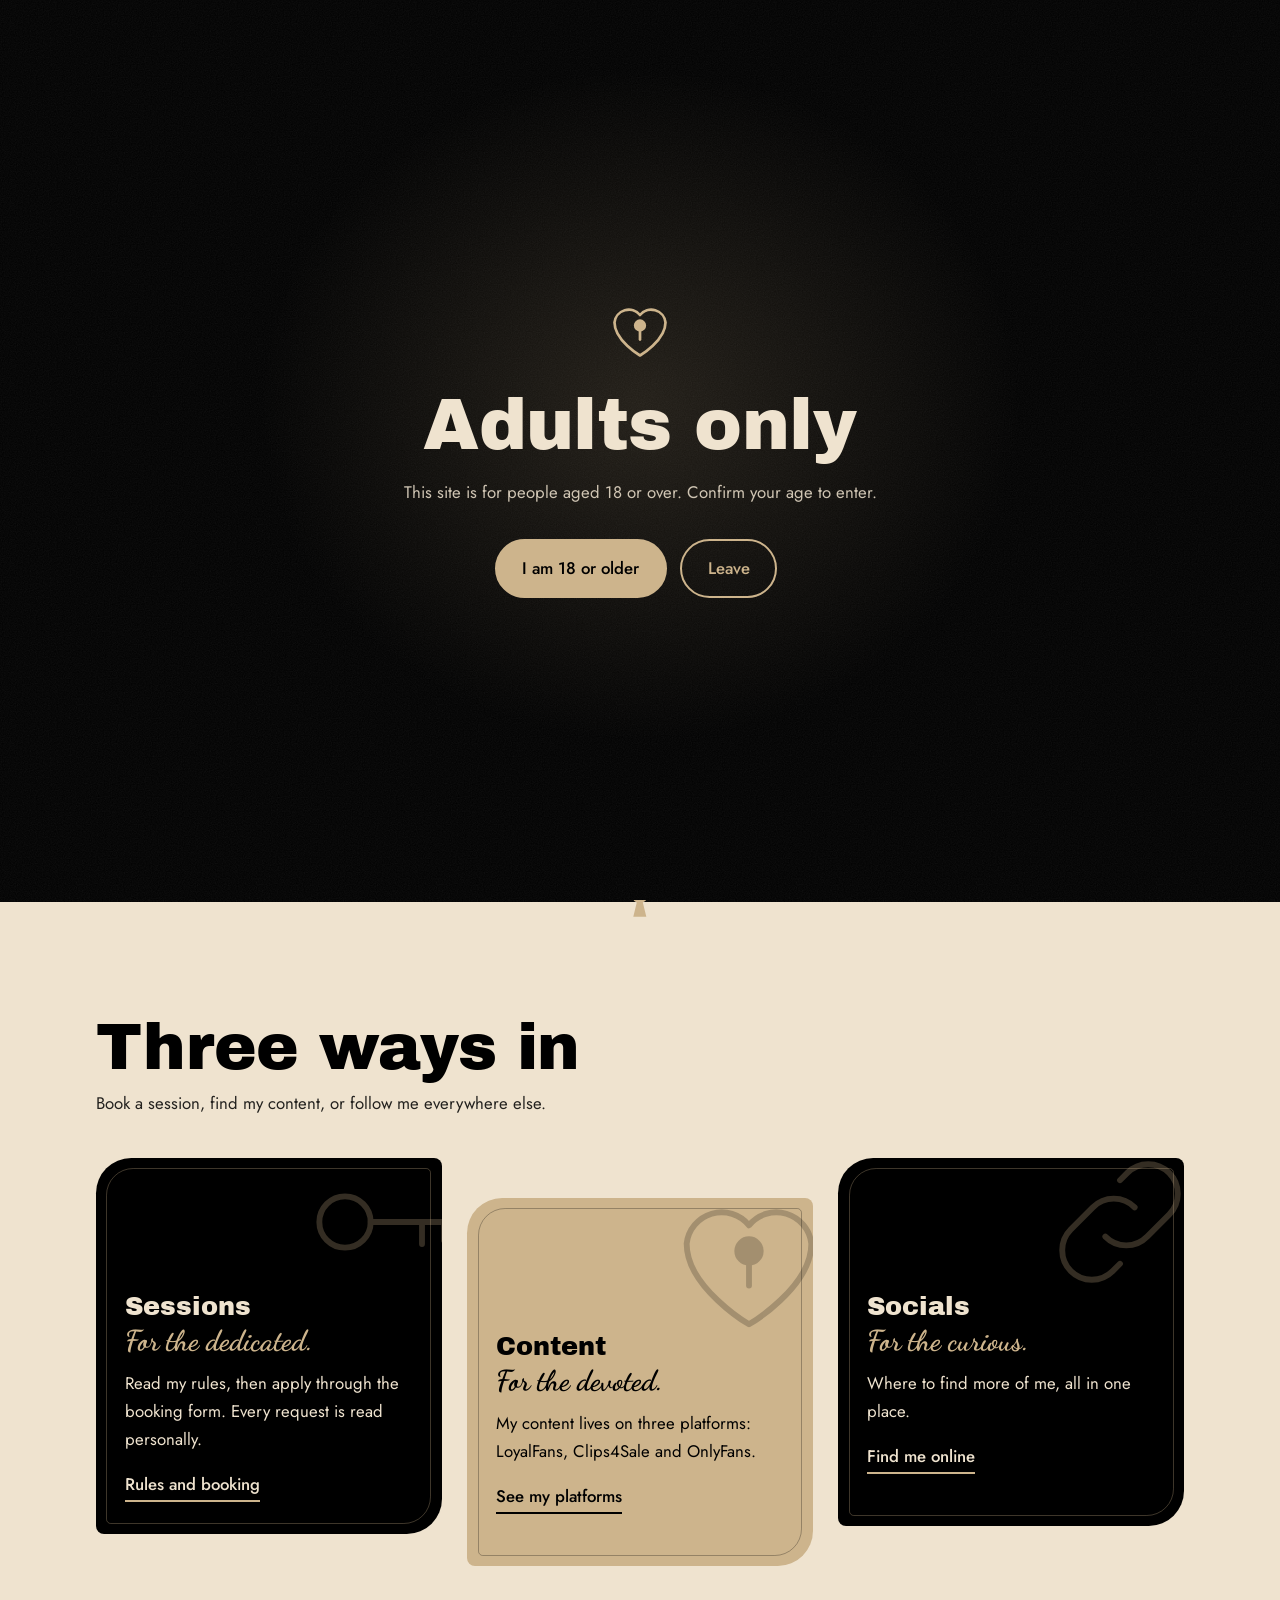
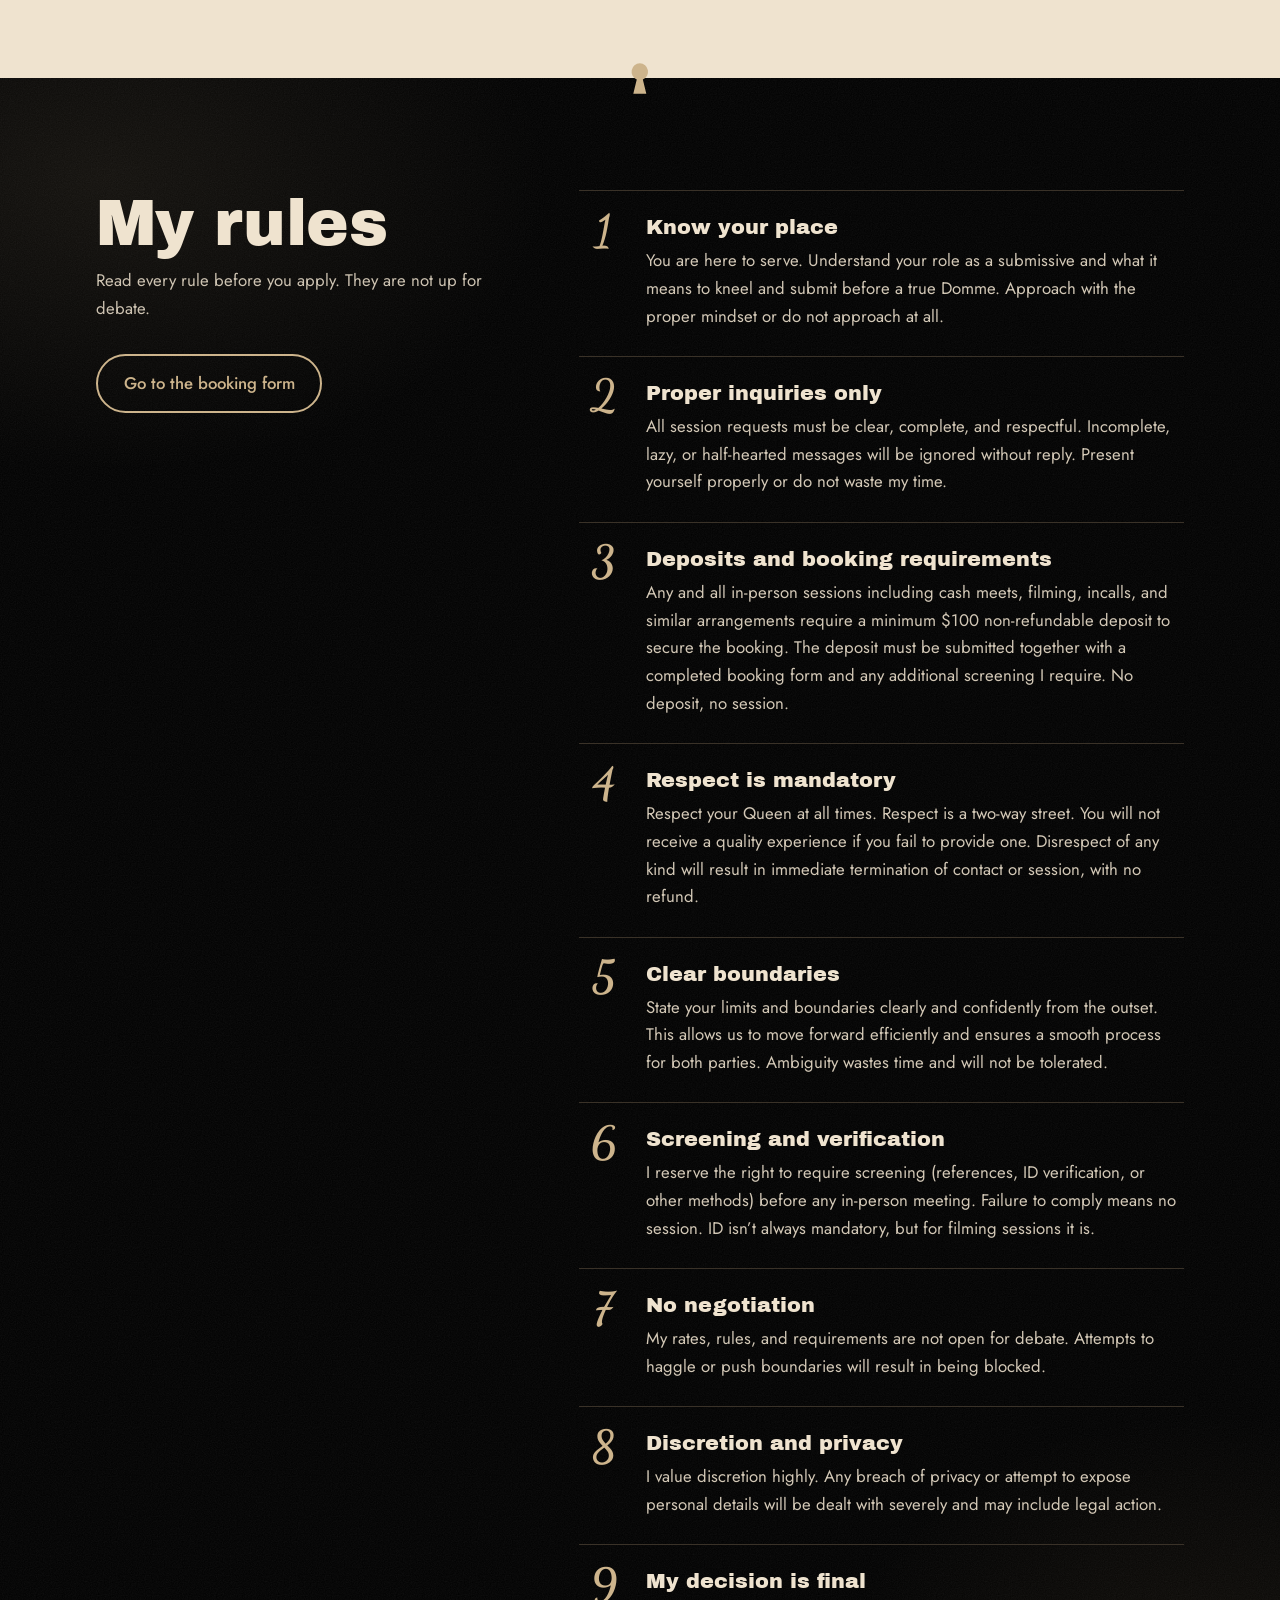
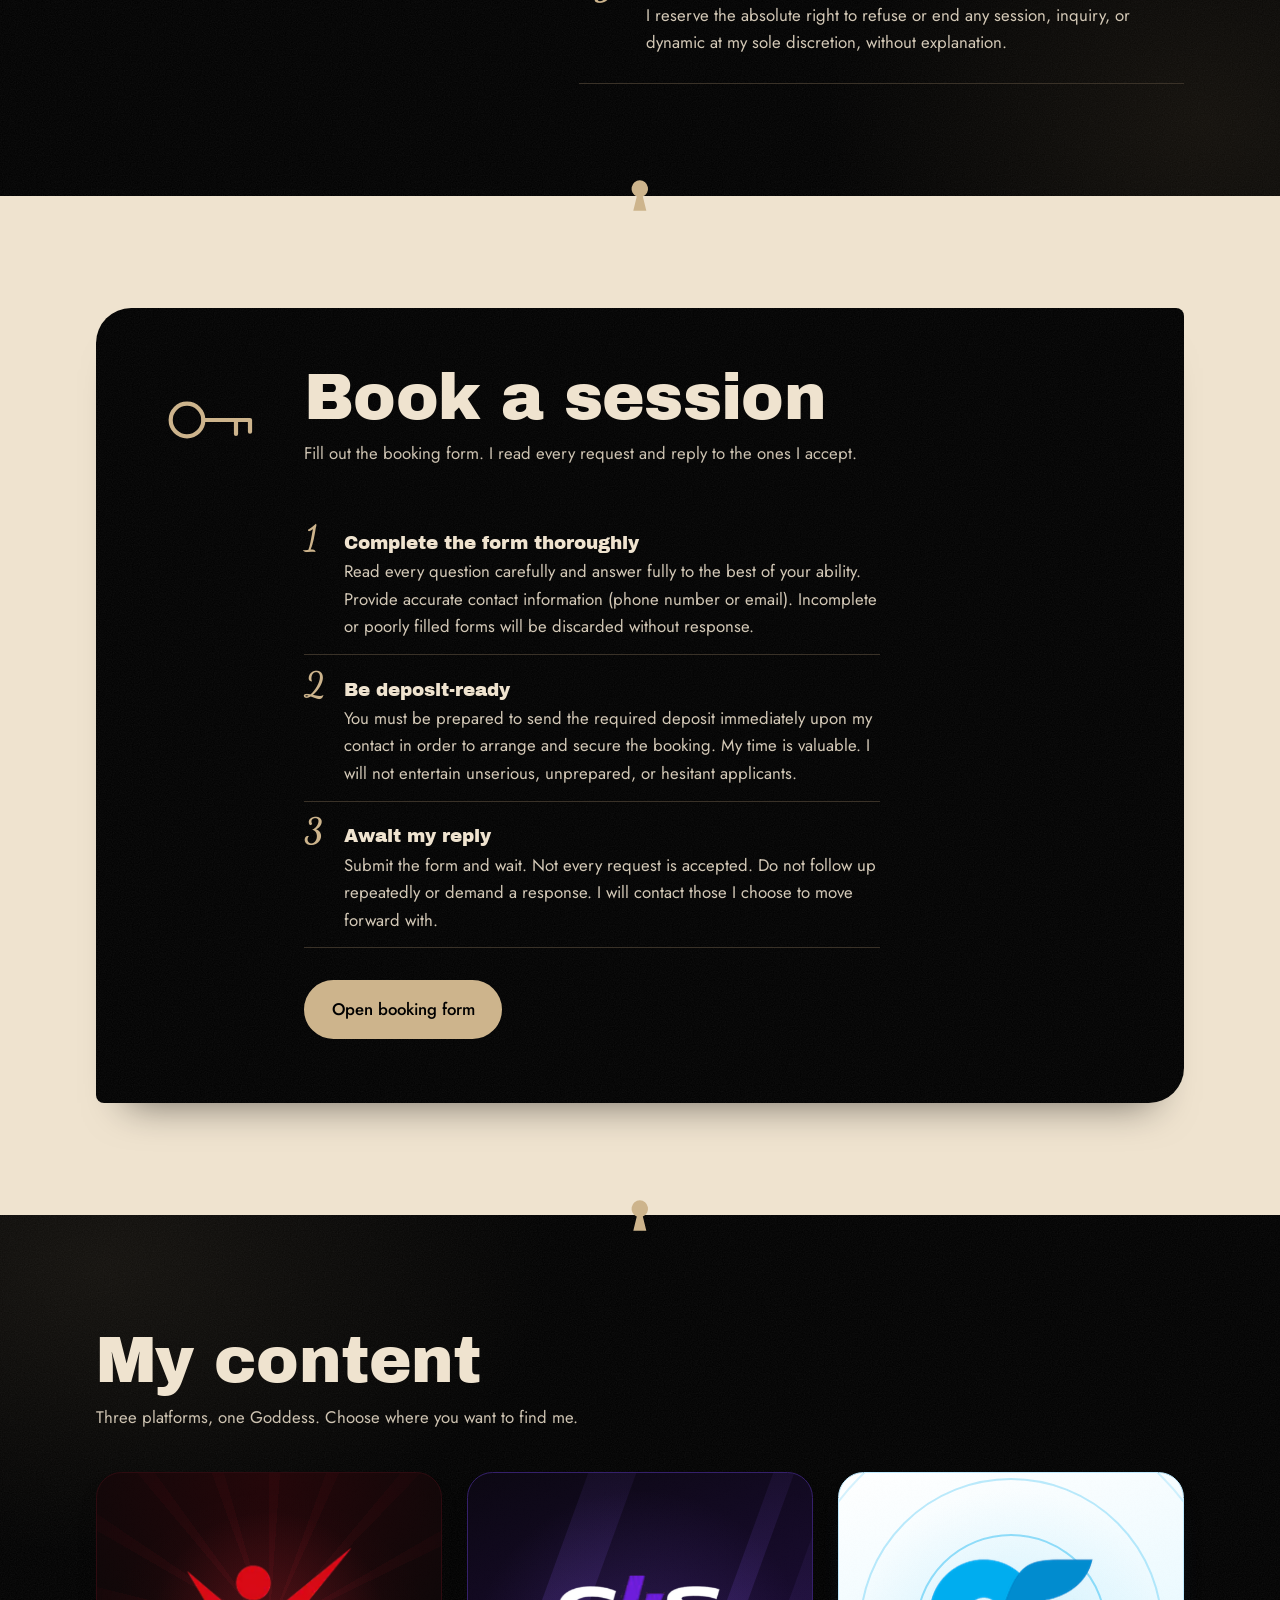
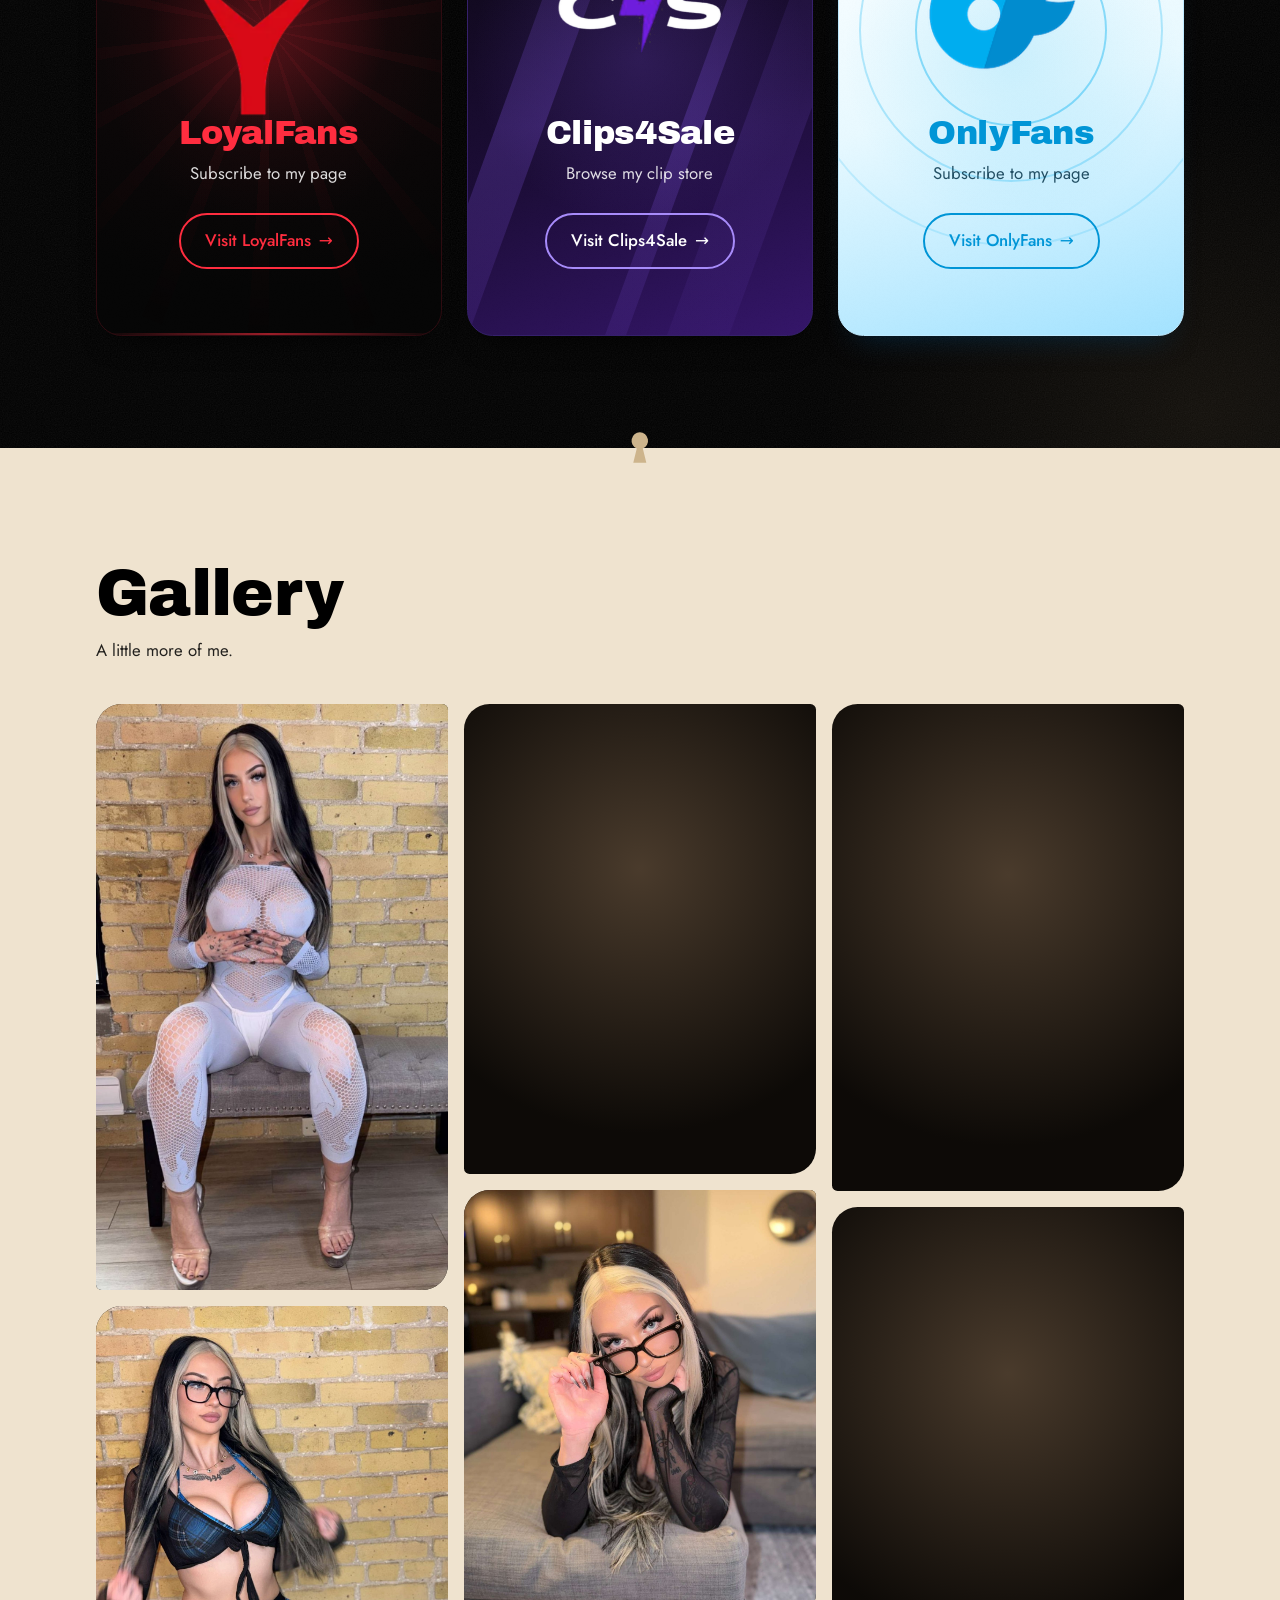
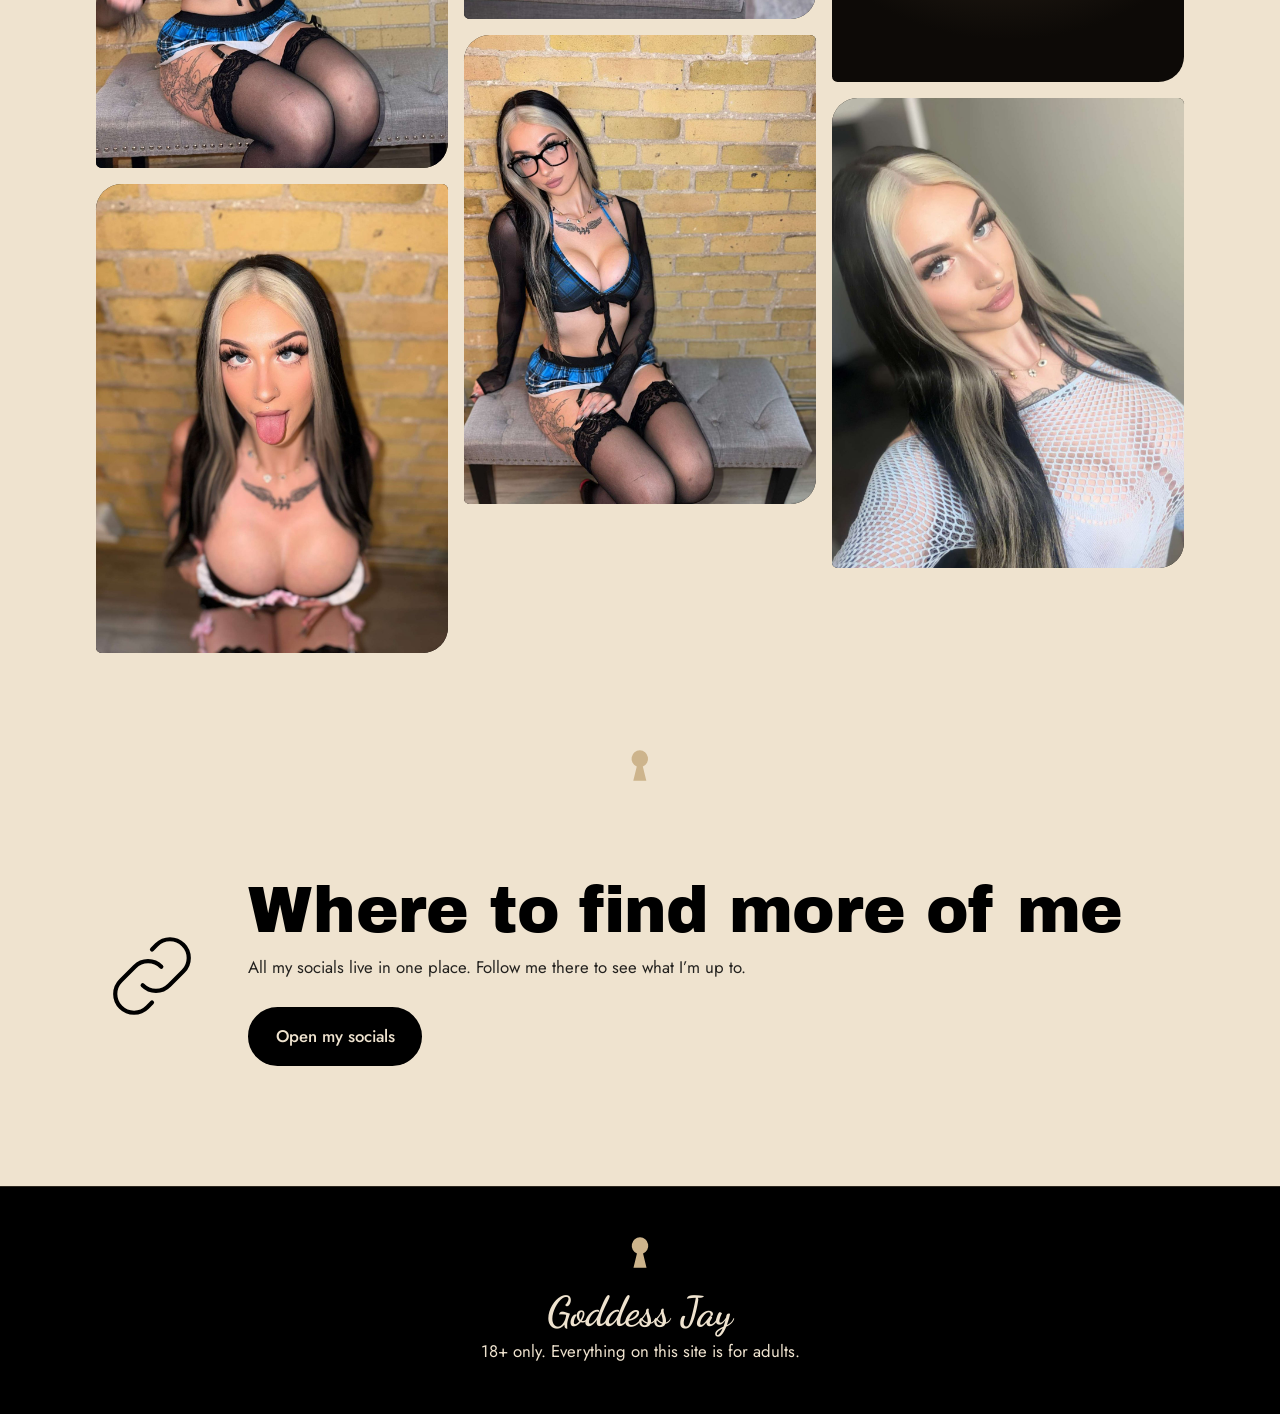
<file: index.html>
<!doctype html>
<html lang="en">
<head>
<meta charset="utf-8">
<meta name="viewport" content="width=device-width, initial-scale=1">
<title>Goddess Jay</title>
<meta name="description" content="Goddess Jay: 5'11&quot; of pure power. Canada’s supreme Dom for Femdom and Findom. Book a session and find all her platforms.">
<link rel="preconnect" href="https://fonts.googleapis.com">
<link rel="preconnect" href="https://fonts.gstatic.com" crossorigin>
<link href="https://fonts.googleapis.com/css2?family=Archivo+Black&family=Dancing+Script:wght@600;700&family=Jost:wght@400;500&display=swap" rel="stylesheet">
<link rel="preload" as="image" href="hero.jpg?v=20261031" fetchpriority="high">
<link rel="stylesheet" href="styles.css?v=20261031">
</head>
<body>

<!-- Icon sprite: reuse anywhere with <svg class="ico"><use href="#i-key"/></svg> -->
<svg width="0" height="0" style="position:absolute" aria-hidden="true">
  <symbol id="i-key" viewBox="0 0 24 24"><circle cx="7.5" cy="12" r="3.5"/><path d="M11 12h10M18 12v3M21 12v2.5"/></symbol>
  <symbol id="i-cash" viewBox="0 0 24 24"><rect x="2.5" y="6" width="19" height="11" rx="1.5"/><circle cx="12" cy="11.5" r="2.5"/><path d="M5.5 9v5M18.5 9v5M5 3.5h14M4.5 20h15"/></symbol>
  <symbol id="i-bag" viewBox="0 0 24 24"><path d="M9 3h6l-1.4 3h-3.2zM10.4 6C6 9 4 12.500 4 16a4.500 4.500 0 0 0 4.500 4.500h7A4.500 4.500 0 0 0 20 16c0-3.500-2-7-6.400-10"/><path d="M12 10v8M14 11.500h-3a1.500 1.500 0 0 0 0 3h2a1.500 1.500 0 0 1 0 3h-3"/></symbol>
  <symbol id="i-heartlock" viewBox="0 0 24 24"><path d="M12 20.500s-8.500-5-8.500-11A4.800 4.800 0 0 1 12 7a4.800 4.800 0 0 1 8.500 2.500c0 6-8.500 11-8.500 11z"/><circle cx="12" cy="10.500" r="1.600" fill="currentColor"/><path d="M12 12v3.200"/></symbol>
  <symbol id="i-link" viewBox="0 0 24 24"><path d="M10 14a4 4 0 0 0 5.7 0l3-3a4 4 0 0 0-5.7-5.7l-1 1"/><path d="M14 10a4 4 0 0 0-5.7 0l-3 3a4 4 0 0 0 5.7 5.7l1-1"/></symbol>
</svg>

<!-- Age gate -->
<div class="gate" id="gate" hidden>
  <div>
    <svg class="ico" width="64" height="64" aria-hidden="true"><use href="#i-heartlock"/></svg>
    <h2>Adults only</h2>
    <p class="lead">This site is for people aged 18 or over. Confirm your age to enter.</p>
    <button class="btn" id="enter" type="button">I am 18 or older</button>
    <a class="btn ghost" href="https://www.google.com">Leave</a>
  </div>
</div>

<header class="top">
  <a class="brand script" href="index.html">Goddess Jay</a>
  <nav aria-label="Main"><ul>
    <li><a href="about.html">About</a></li>
    <li><a href="index.html#sessions">Sessions</a></li>
    <li><a href="index.html#content">Content</a></li>
    <li><a href="index.html#gallery">Gallery</a></li>
    <li><a href="faq.html">FAQ</a></li>
    <li><a href="index.html#socials">Socials</a></li>
    <li><a class="nav-cta" href="index.html#book">Book</a></li>
  </ul></nav>
</header>

<main id="top">
  <section class="dark hero has-photo">
    <div class="hero-photo">
      <img class="hero-photo-bg" src="hero.jpg?v=20261031" alt="" aria-hidden="true" decoding="async">
      <img class="hero-photo-main" src="hero.jpg?v=20261031" alt="Goddess Jay" width="1321" height="2048" fetchpriority="high" decoding="async" onerror="this.closest('.hero').classList.remove('has-photo');this.remove()">
    </div>
    <div class="hero-copy">
      <h1 class="script"><span>Goddess</span> <span class="jay">Jay</span></h1>
      <span class="rule" aria-hidden="true"></span>
      <p class="tag">5'11" of pure power. Canada’s supreme Dom for Femdom &amp; Findom</p>
      <div class="actions">
        <a class="btn cta" href="#book"><svg class="ico" width="24" height="24" aria-hidden="true"><use href="#i-key"/></svg>Book a session</a>
        <a class="btn second" href="#content">See my content</a>
      </div>
      <p class="note">Every request is read personally. 18+ only.</p>
    </div>
    <div class="hero-art">
      <span class="ring" aria-hidden="true"></span>
      <div class="frame">
        <div class="keyhole">
          <svg class="ico ph-ico" aria-hidden="true"><use href="#i-heartlock"/></svg>
        </div>
      </div>
      <svg class="ico a2" aria-hidden="true"><use href="#i-key"/></svg>
      <svg class="ico a3" aria-hidden="true"><use href="#i-bag"/></svg>
    </div>
  </section>

  <section class="light" id="offerings">
    <div class="wrap">
      <h2>Three ways in</h2>
      <p class="lead">Book a session, find my content, or follow me everywhere else.</p>
      <div class="cards">
        <article class="card c1">
          <svg class="ico mark" aria-hidden="true"><use href="#i-key"/></svg>
          <h3>Sessions</h3>
          <p class="script say">For the dedicated.</p>
          <p>Read my rules, then apply through the booking form. Every request is read personally.</p>
          <a class="more" href="#sessions">Rules and booking</a>
        </article>
        <article class="card c2">
          <svg class="ico mark" aria-hidden="true"><use href="#i-heartlock"/></svg>
          <h3>Content</h3>
          <p class="script say">For the devoted.</p>
          <p>My content lives on three platforms: LoyalFans, Clips4Sale and OnlyFans.</p>
          <a class="more" href="#content">See my platforms</a>
        </article>
        <article class="card c3">
          <svg class="ico mark" aria-hidden="true"><use href="#i-link"/></svg>
          <h3>Socials</h3>
          <p class="script say">For the curious.</p>
          <p>Where to find more of me, all in one place.</p>
          <a class="more" href="#socials">Find me online</a>
        </article>
      </div>
    </div>
  </section>

  <section class="dark" id="sessions">
    <div class="wrap split">
      <div class="head">
        <h2>My rules</h2>
        <p class="lead">Read every rule before you apply. They are not up for debate.</p>
        <a class="btn ghost" href="#book">Go to the booking form</a>
      </div>
      <ol class="house">
        <li><h3>Know your place</h3><p>You are here to serve. Understand your role as a submissive and what it means to kneel and submit before a true Domme. Approach with the proper mindset or do not approach at all.</p></li>
        <li><h3>Proper inquiries only</h3><p>All session requests must be clear, complete, and respectful. Incomplete, lazy, or half-hearted messages will be ignored without reply. Present yourself properly or do not waste my time.</p></li>
        <li><h3>Deposits and booking requirements</h3><p>Any and all in-person sessions including cash meets, filming, incalls, and similar arrangements require a minimum $100 non-refundable deposit to secure the booking. The deposit must be submitted together with a completed booking form and any additional screening I require. No deposit, no session.</p></li>
        <li><h3>Respect is mandatory</h3><p>Respect your Queen at all times. Respect is a two-way street. You will not receive a quality experience if you fail to provide one. Disrespect of any kind will result in immediate termination of contact or session, with no refund.</p></li>
        <li><h3>Clear boundaries</h3><p>State your limits and boundaries clearly and confidently from the outset. This allows us to move forward efficiently and ensures a smooth process for both parties. Ambiguity wastes time and will not be tolerated.</p></li>
        <li><h3>Screening and verification</h3><p>I reserve the right to require screening (references, ID verification, or other methods) before any in-person meeting. Failure to comply means no session. ID isn’t always mandatory, but for filming sessions it is.</p></li>
        <li><h3>No negotiation</h3><p>My rates, rules, and requirements are not open for debate. Attempts to haggle or push boundaries will result in being blocked.</p></li>
        <li><h3>Discretion and privacy</h3><p>I value discretion highly. Any breach of privacy or attempt to expose personal details will be dealt with severely and may include legal action.</p></li>
        <li><h3>My decision is final</h3><p>I reserve the absolute right to refuse or end any session, inquiry, or dynamic at my sole discretion, without explanation.</p></li>
      </ol>
    </div>
  </section>

  <section class="light" id="book">
    <div class="wrap book">
      <svg class="ico big" aria-hidden="true"><use href="#i-key"/></svg>
      <div>
        <h2>Book a session</h2>
        <p class="lead">Fill out the booking form. I read every request and reply to the ones I accept.</p>
        <ol class="steps">
          <li><div><strong>Complete the form thoroughly</strong><span>Read every question carefully and answer fully to the best of your ability. Provide accurate contact information (phone number or email). Incomplete or poorly filled forms will be discarded without response.</span></div></li>
          <li><div><strong>Be deposit-ready</strong><span>You must be prepared to send the required deposit immediately upon my contact in order to arrange and secure the booking. My time is valuable. I will not entertain unserious, unprepared, or hesitant applicants.</span></div></li>
          <li><div><strong>Await my reply</strong><span>Submit the form and wait. Not every request is accepted. Do not follow up repeatedly or demand a response. I will contact those I choose to move forward with.</span></div></li>
        </ol>
        <a class="btn" href="https://docs.google.com/forms/d/e/1FAIpQLSdjSoUXZZEaU9wbZDfPx8xAFwG6XjevuBEYP9nyhaCB-9jvvQ/viewform" target="_blank" rel="noopener">Open booking form</a>
      </div>
    </div>
  </section>

  <section class="dark" id="content">
    <div class="wrap">
      <h2>My content</h2>
      <p class="lead">Three platforms, one Goddess. Choose where you want to find me.</p>
      <div class="plats">
        <a class="plat p-lf" href="https://www.loyalfans.com/goddessjaybby" target="_blank" rel="noopener" aria-label="Visit my LoyalFans (opens in a new tab)">
          <span class="fx" aria-hidden="true"><i></i><i></i><i></i></span>
          <span class="logo"><img src="[data-uri]" alt="" width="180" height="180"></span>
          <span class="name">LoyalFans</span>
          <span class="what">Subscribe to my page</span>
          <span class="go">Visit LoyalFans <i aria-hidden="true">&rarr;</i></span>
        </a>
        <a class="plat p-c4s" href="https://www.clips4sale.com/studio/562037/goddess-jay" target="_blank" rel="noopener" aria-label="Visit my Clips4Sale studio (opens in a new tab)">
          <span class="fx" aria-hidden="true"><i></i><i></i><i></i></span>
          <span class="logo"><img src="[data-uri]" alt="" width="180" height="180"></span>
          <span class="name">Clips4Sale</span>
          <span class="what">Browse my clip store</span>
          <span class="go">Visit Clips4Sale <i aria-hidden="true">&rarr;</i></span>
        </a>
        <a class="plat p-of" href="https://onlyfans.com/goddessjaybby" target="_blank" rel="noopener" aria-label="Visit my OnlyFans (opens in a new tab)">
          <span class="fx" aria-hidden="true"><i></i><i></i><i></i></span>
          <span class="logo"><img src="[data-uri]" alt="" width="180" height="180"></span>
          <span class="name">OnlyFans</span>
          <span class="what">Subscribe to my page</span>
          <span class="go">Visit OnlyFans <i aria-hidden="true">&rarr;</i></span>
        </a>
      </div>
    </div>
  </section>

  <section class="light" id="gallery">
    <div class="wrap">
      <h2>Gallery</h2>
      <p class="lead">A little more of me.</p>
      <div class="grid" id="galleryGrid"></div>
    </div>
  </section>

  <section class="light" id="socials">
    <div class="wrap socials">
      <svg class="ico big" aria-hidden="true"><use href="#i-link"/></svg>
      <div>
        <h2>Where to find more of me</h2>
        <p class="lead">All my socials live in one place. Follow me there to see what I’m up to.</p>
        <a class="btn" href="https://linktr.ee/jaybbyxoxo" target="_blank" rel="noopener">Open my socials</a>
      </div>
    </div>
  </section>
</main>

<footer>
  <p class="script">Goddess Jay</p>
  <p>18+ only. Everything on this site is for adults.</p>
</footer>

<dialog id="lightbox"><button type="button" id="closeLb" class="btn" aria-label="Close photo">Close</button><img alt=""></dialog>

<script src="script.js?v=20261031"></script>
</body>
</html>
</file>
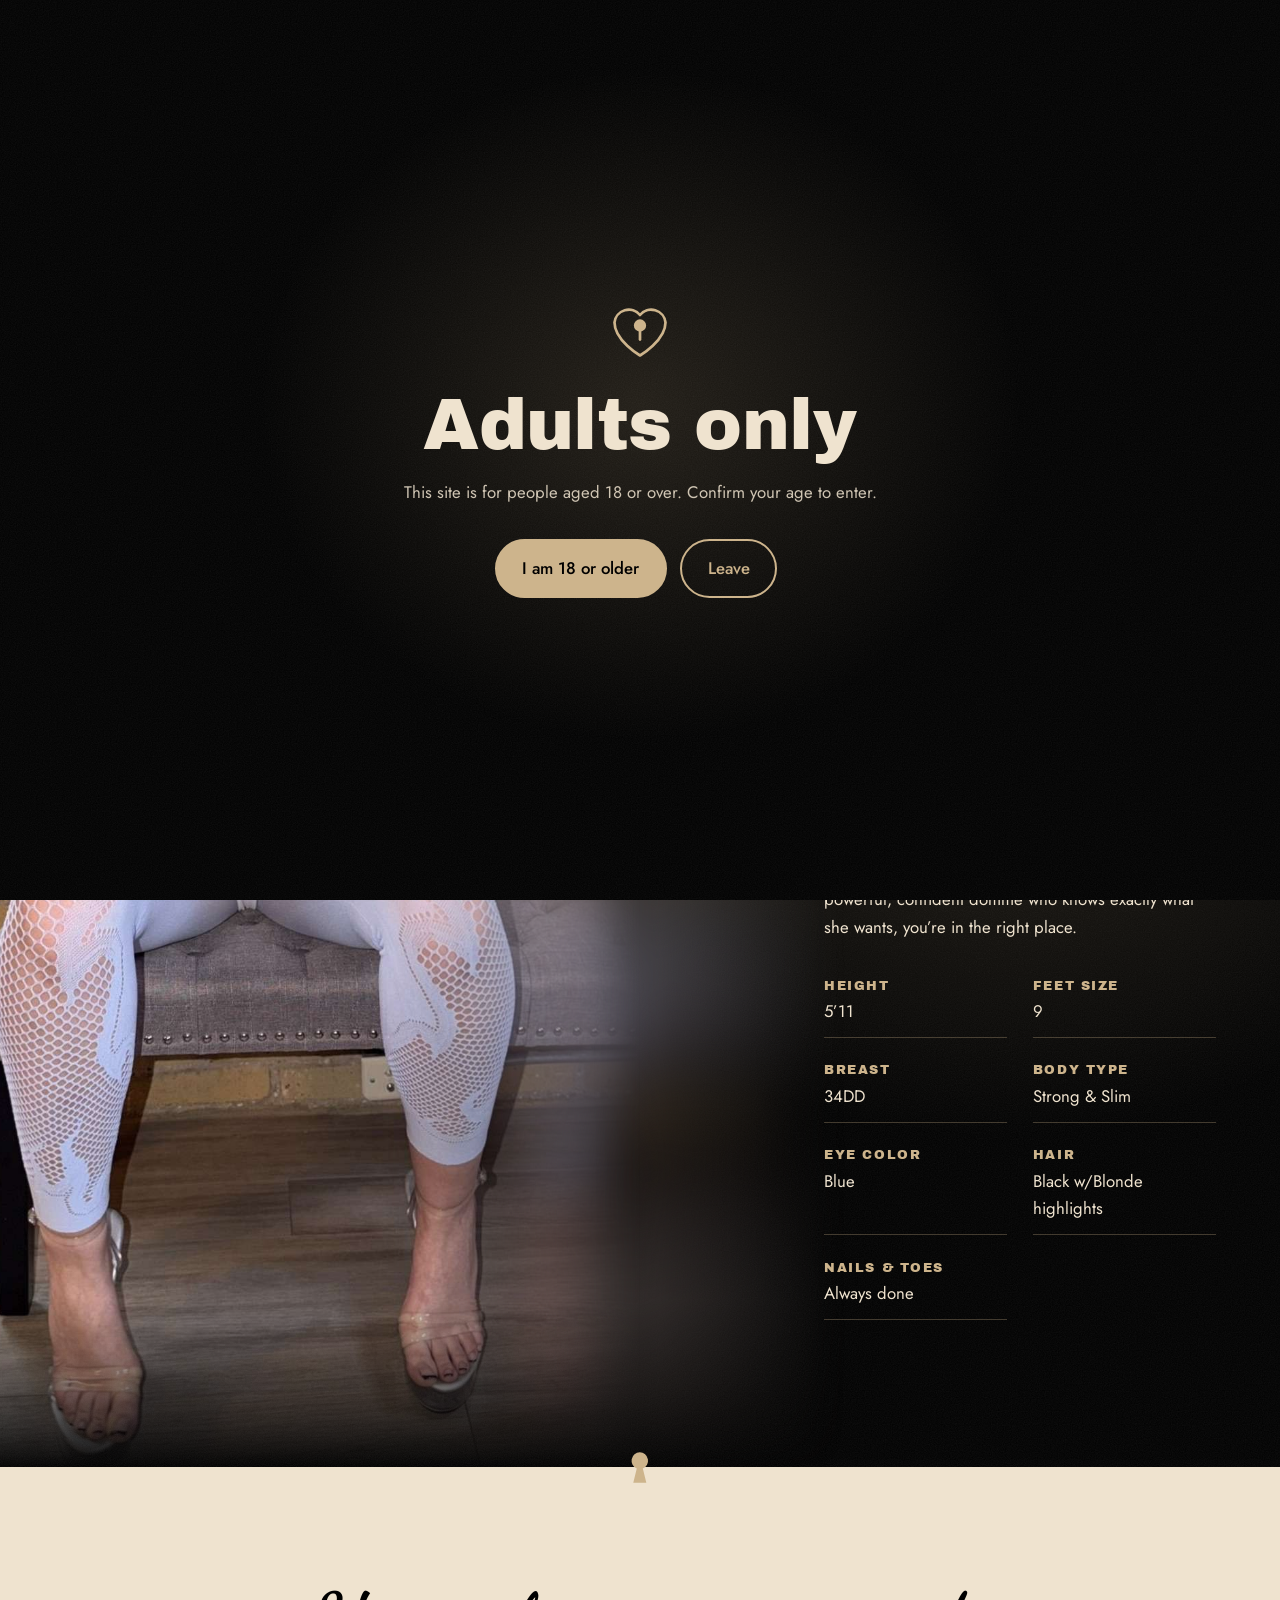
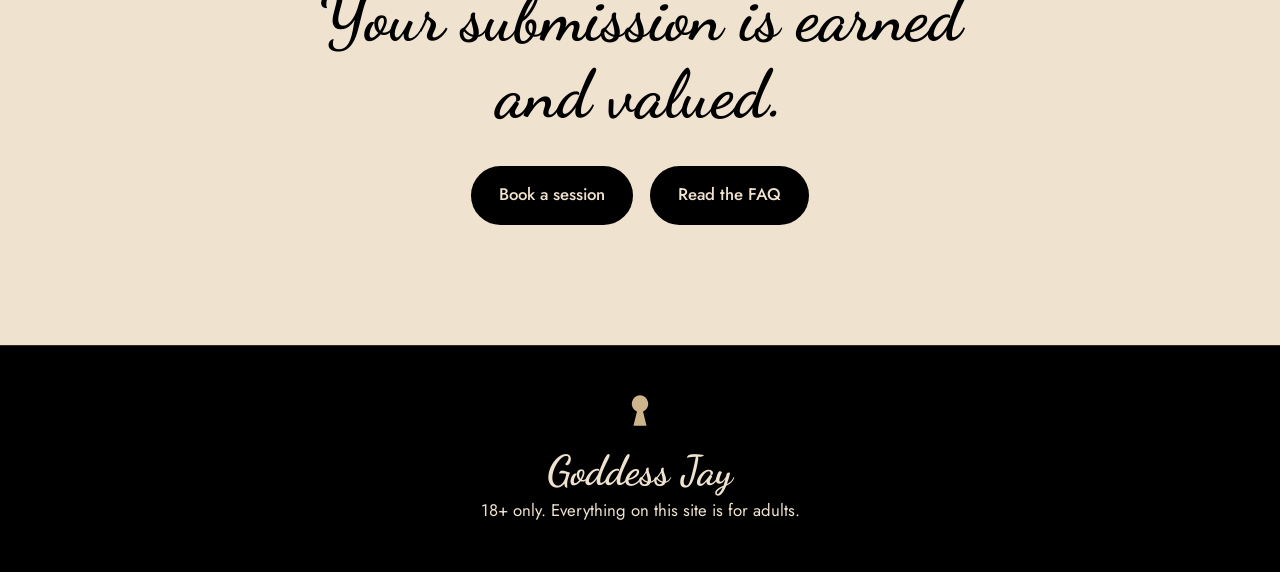
<file: about.html>
<!doctype html>
<html lang="en">
<head>
<meta charset="utf-8">
<meta name="viewport" content="width=device-width, initial-scale=1">
<title>About | Goddess Jay</title>
<meta name="description" content="About Goddess Jay, a professional femdom and findom domme based in Toronto.">
<link rel="preconnect" href="https://fonts.googleapis.com">
<link rel="preconnect" href="https://fonts.gstatic.com" crossorigin>
<link href="https://fonts.googleapis.com/css2?family=Archivo+Black&family=Dancing+Script:wght@600;700&family=Jost:wght@400;500&display=swap" rel="stylesheet">
<link rel="stylesheet" href="styles.css?v=20261031">
</head>
<body>

<!-- Icon sprite: reuse anywhere with <svg class="ico"><use href="#i-key"/></svg> -->
<svg width="0" height="0" style="position:absolute" aria-hidden="true">
  <symbol id="i-key" viewBox="0 0 24 24"><circle cx="7.5" cy="12" r="3.5"/><path d="M11 12h10M18 12v3M21 12v2.5"/></symbol>
  <symbol id="i-cash" viewBox="0 0 24 24"><rect x="2.5" y="6" width="19" height="11" rx="1.5"/><circle cx="12" cy="11.5" r="2.5"/><path d="M5.5 9v5M18.5 9v5M5 3.5h14M4.5 20h15"/></symbol>
  <symbol id="i-bag" viewBox="0 0 24 24"><path d="M9 3h6l-1.4 3h-3.2zM10.4 6C6 9 4 12.500 4 16a4.500 4.500 0 0 0 4.500 4.500h7A4.500 4.500 0 0 0 20 16c0-3.500-2-7-6.400-10"/><path d="M12 10v8M14 11.500h-3a1.500 1.500 0 0 0 0 3h2a1.500 1.500 0 0 1 0 3h-3"/></symbol>
  <symbol id="i-heartlock" viewBox="0 0 24 24"><path d="M12 20.500s-8.500-5-8.500-11A4.800 4.800 0 0 1 12 7a4.800 4.800 0 0 1 8.500 2.500c0 6-8.500 11-8.500 11z"/><circle cx="12" cy="10.500" r="1.600" fill="currentColor"/><path d="M12 12v3.200"/></symbol>
  <symbol id="i-link" viewBox="0 0 24 24"><path d="M10 14a4 4 0 0 0 5.7 0l3-3a4 4 0 0 0-5.7-5.7l-1 1"/><path d="M14 10a4 4 0 0 0-5.7 0l-3 3a4 4 0 0 0 5.7 5.7l1-1"/></symbol>
</svg>


<!-- Age gate -->
<div class="gate" id="gate" hidden>
  <div>
    <svg class="ico" width="64" height="64" aria-hidden="true"><use href="#i-heartlock"/></svg>
    <h2>Adults only</h2>
    <p class="lead">This site is for people aged 18 or over. Confirm your age to enter.</p>
    <button class="btn" id="enter" type="button">I am 18 or older</button>
    <a class="btn ghost" href="https://www.google.com">Leave</a>
  </div>
</div>

<header class="top">
  <a class="brand script" href="index.html">Goddess Jay</a>
  <nav aria-label="Main"><ul>
    <li><a href="about.html" aria-current="page">About</a></li>
    <li><a href="index.html#sessions">Sessions</a></li>
    <li><a href="index.html#content">Content</a></li>
    <li><a href="index.html#gallery">Gallery</a></li>
    <li><a href="faq.html">FAQ</a></li>
    <li><a href="index.html#socials">Socials</a></li>
    <li><a class="nav-cta" href="index.html#book">Book</a></li>
  </ul></nav>
</header>

<main id="top">
  <section class="dark hero has-photo about-hero">
    <div class="hero-photo">
      <img class="hero-photo-bg" src="about.jpg?v=20261031" alt="" aria-hidden="true" decoding="async">
      <img class="hero-photo-main" src="about.jpg?v=20261031" alt="Goddess Jay in a pale blue fishnet bodysuit, seated on a bench in front of a brick wall" decoding="async" onerror="this.closest('.hero').classList.remove('has-photo');this.remove()">
    </div>
    <div class="hero-copy about-copy">
      <h1 class="page-h1 gold">About<span class="script">Goddess Jay</span></h1>
      <span class="rule" aria-hidden="true"></span>
      <p class="intro">I embody dominance and control in my relationships, whether physical, psychological, or both.</p>
      <p>I take the lead, guiding submissives through a dynamic where I hold power, making decisions and setting the tone for the interaction. I assert my authority, using it to push boundaries, while ensuring the experience is fulfilling &amp; safe for both parties.</p>
      <p>Experience a truly unique dynamic with a domme who blends creativity, authenticity, and unmatched power. I craft personalized, exhilarating experiences that push boundaries and challenge your submission in ways that feel real. My dominance flows naturally, designed to captivate and satisfy, creating a space where your submission is earned and valued. If you’re ready for a journey that goes beyond the ordinary, with a powerful, confident domme who knows exactly what she wants, you’re in the right place.</p>
      <ul class="stats">
        <li><span>Height</span>5’11</li>
        <li><span>Feet size</span>9</li>
        <li><span>Breast</span>34DD</li>
        <li><span>Body type</span>Strong &amp; Slim</li>
        <li><span>Eye color</span>Blue</li>
        <li><span>Hair</span>Black w/Blonde highlights</li>
        <li><span>Nails &amp; Toes</span>Always done</li>
      </ul>
    </div>
    <div class="hero-art" aria-hidden="true"></div>
  </section>

  <section class="light quote">
    <div class="wrap">
      <blockquote>Your submission is earned and valued.</blockquote>
      <a class="btn" href="index.html#book">Book a session</a>
      <a class="btn" href="faq.html">Read the FAQ</a>
    </div>
  </section>
</main>

<footer>
  <p class="script">Goddess Jay</p>
  <p>18+ only. Everything on this site is for adults.</p>
</footer>

<script src="script.js?v=20261031"></script>
</body>
</html>
</file>
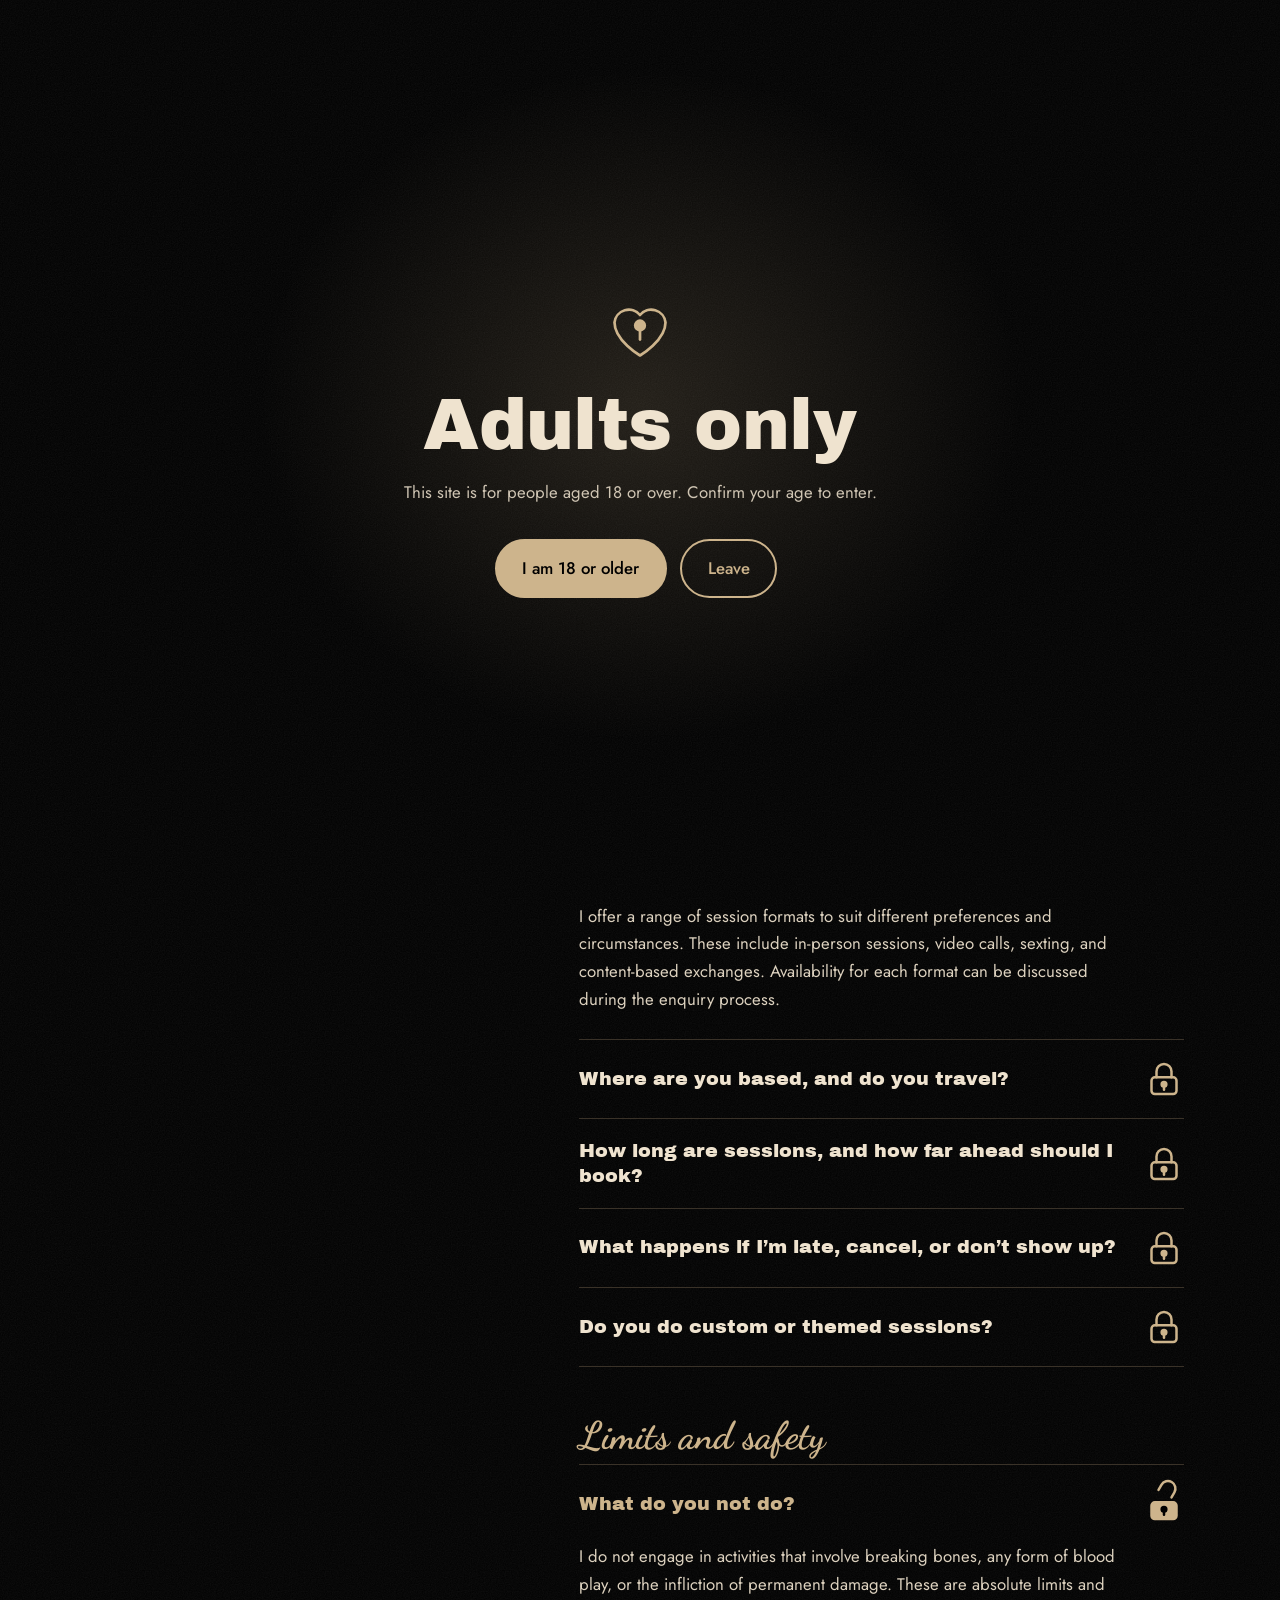
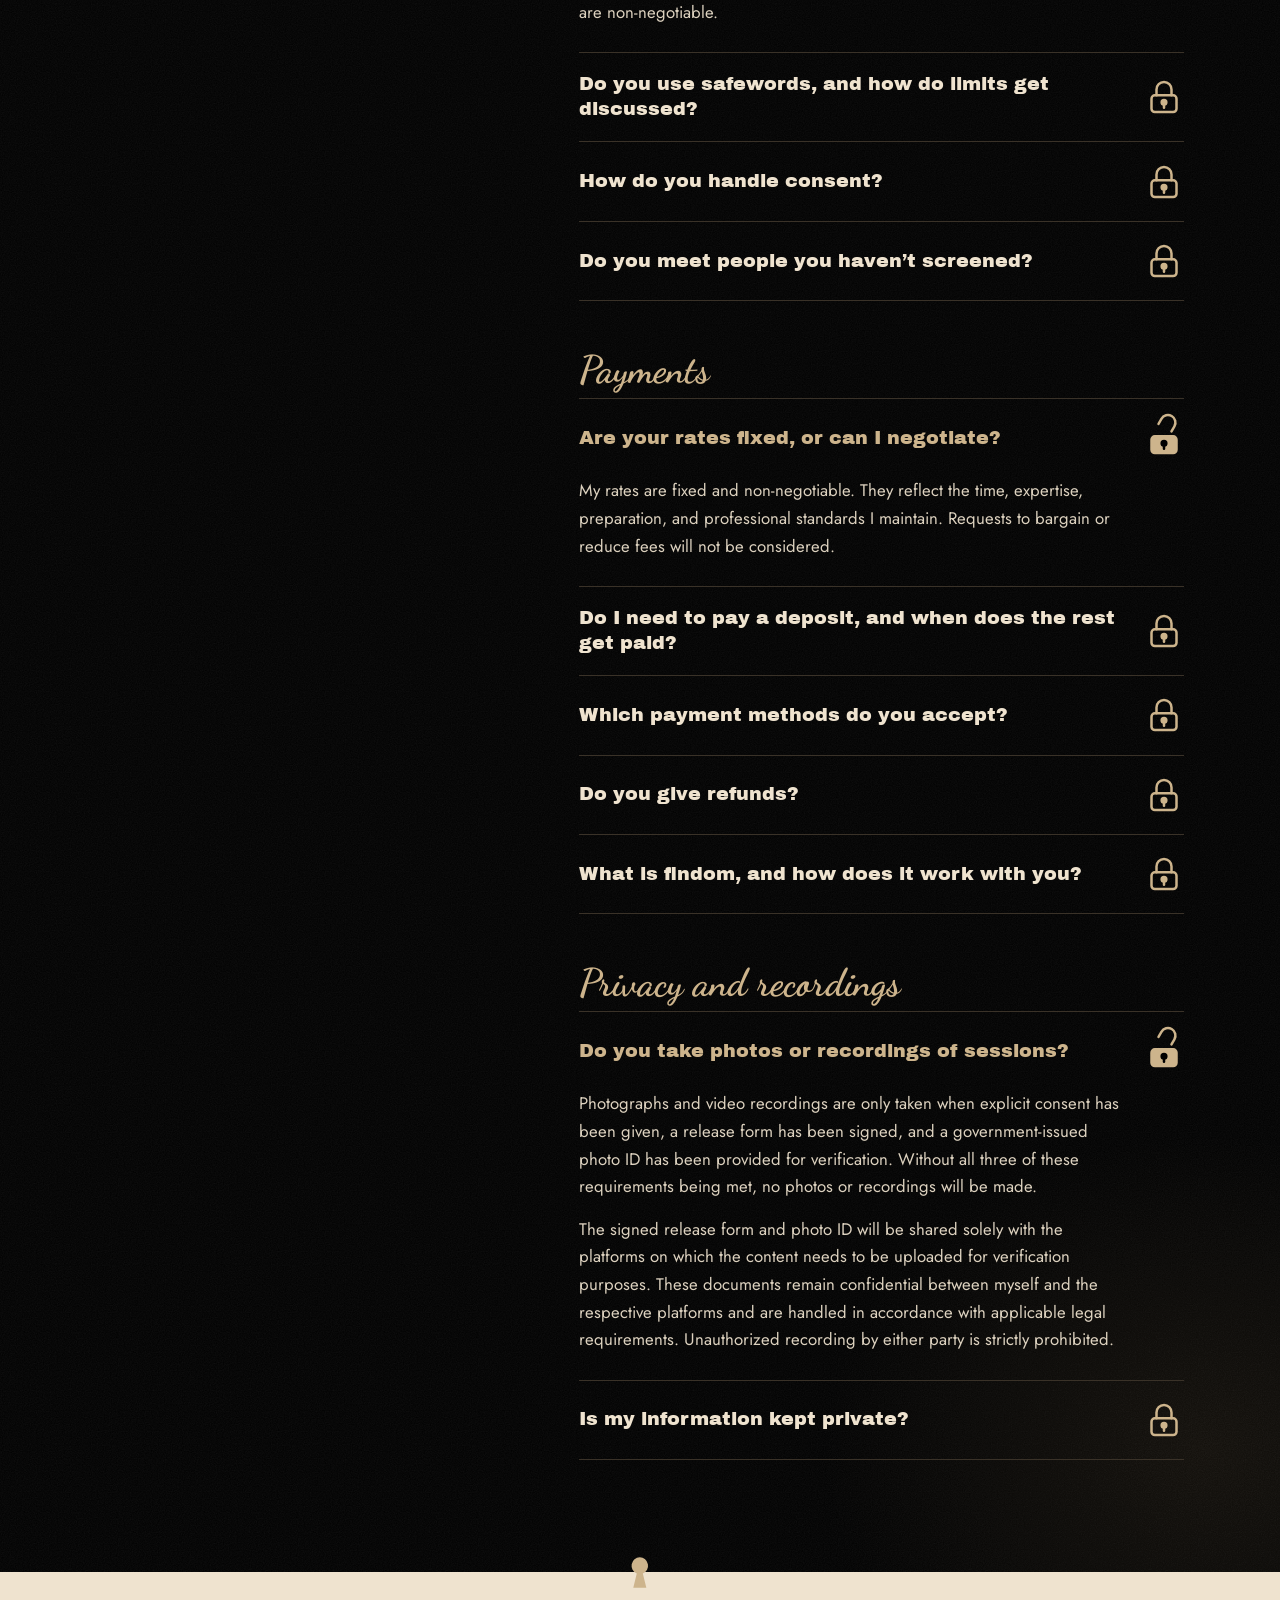
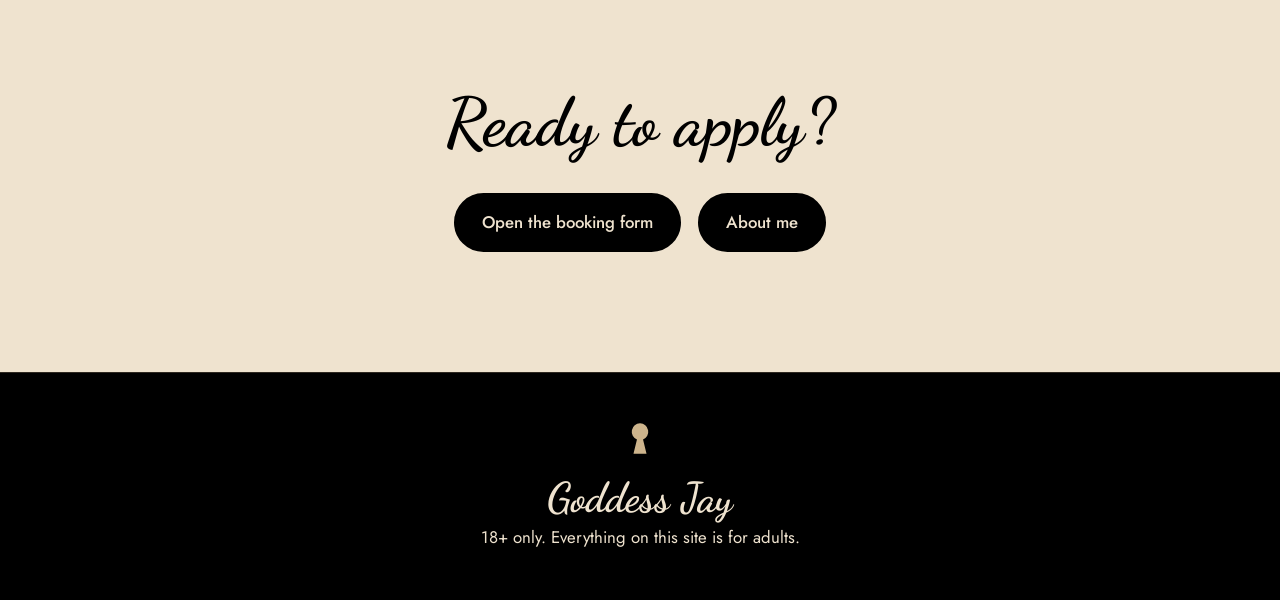
<file: faq.html>
<!doctype html>
<html lang="en">
<head>
<meta charset="utf-8">
<meta name="viewport" content="width=device-width, initial-scale=1">
<title>FAQ | Goddess Jay</title>
<meta name="description" content="Answers to common questions about booking, sessions, payments, and findom with Goddess Jay.">
<link rel="preconnect" href="https://fonts.googleapis.com">
<link rel="preconnect" href="https://fonts.gstatic.com" crossorigin>
<link href="https://fonts.googleapis.com/css2?family=Archivo+Black&family=Dancing+Script:wght@600;700&family=Jost:wght@400;500&display=swap" rel="stylesheet">
<link rel="stylesheet" href="styles.css?v=20261031">
</head>
<body>

<!-- Icon sprite: reuse anywhere with <svg class="ico"><use href="#i-key"/></svg> -->
<svg width="0" height="0" style="position:absolute" aria-hidden="true">
  <symbol id="i-key" viewBox="0 0 24 24"><circle cx="7.5" cy="12" r="3.5"/><path d="M11 12h10M18 12v3M21 12v2.5"/></symbol>
  <symbol id="i-cash" viewBox="0 0 24 24"><rect x="2.5" y="6" width="19" height="11" rx="1.5"/><circle cx="12" cy="11.5" r="2.5"/><path d="M5.5 9v5M18.5 9v5M5 3.5h14M4.5 20h15"/></symbol>
  <symbol id="i-bag" viewBox="0 0 24 24"><path d="M9 3h6l-1.4 3h-3.2zM10.4 6C6 9 4 12.500 4 16a4.500 4.500 0 0 0 4.500 4.500h7A4.500 4.500 0 0 0 20 16c0-3.500-2-7-6.400-10"/><path d="M12 10v8M14 11.500h-3a1.500 1.500 0 0 0 0 3h2a1.500 1.500 0 0 1 0 3h-3"/></symbol>
  <symbol id="i-heartlock" viewBox="0 0 24 24"><path d="M12 20.500s-8.500-5-8.500-11A4.800 4.800 0 0 1 12 7a4.800 4.800 0 0 1 8.500 2.500c0 6-8.500 11-8.500 11z"/><circle cx="12" cy="10.500" r="1.600" fill="currentColor"/><path d="M12 12v3.200"/></symbol>
  <symbol id="i-link" viewBox="0 0 24 24"><path d="M10 14a4 4 0 0 0 5.7 0l3-3a4 4 0 0 0-5.7-5.7l-1 1"/><path d="M14 10a4 4 0 0 0-5.7 0l-3 3a4 4 0 0 0 5.7 5.7l1-1"/></symbol>
</svg>


<!-- Age gate -->
<div class="gate" id="gate" hidden>
  <div>
    <svg class="ico" width="64" height="64" aria-hidden="true"><use href="#i-heartlock"/></svg>
    <h2>Adults only</h2>
    <p class="lead">This site is for people aged 18 or over. Confirm your age to enter.</p>
    <button class="btn" id="enter" type="button">I am 18 or older</button>
    <a class="btn ghost" href="https://www.google.com">Leave</a>
  </div>
</div>

<header class="top">
  <a class="brand script" href="index.html">Goddess Jay</a>
  <nav aria-label="Main"><ul>
    <li><a href="about.html">About</a></li>
    <li><a href="index.html#sessions">Sessions</a></li>
    <li><a href="index.html#content">Content</a></li>
    <li><a href="index.html#gallery">Gallery</a></li>
    <li><a href="faq.html" aria-current="page">FAQ</a></li>
    <li><a href="index.html#socials">Socials</a></li>
    <li><a class="nav-cta" href="index.html#book">Book</a></li>
  </ul></nav>
</header>

<main id="top">
  <section class="dark">
    <div class="wrap split">
      <div class="head">
        <h1 class="page-h1 gold">FAQ</h1>
        <p class="lead">Read this before you apply.</p>
        <button class="btn ghost" id="toggleAll" type="button">Open all</button>
      </div>
      <div class="faq">
      <div class="group">
        <h2 class="script gtitle">Getting started</h2>
        <details class="qa" open><summary><span class="q">I’m new to this. Can I still book with you?</span><span class="lock" aria-hidden="true"><svg class="keyi" viewBox="0 0 24 24"><use href="#i-key"/></svg><svg class="lk" viewBox="0 0 24 24"><path class="shackle" d="M7.5 11V7.5a4.5 4.5 0 0 1 9 0V11"/><rect class="body" x="4.5" y="11" width="15" height="10" rx="2"/><circle class="kh" cx="12" cy="15.2" r="1.4"/><path class="kh" d="M12 16.4v2"/></svg></span></summary><div class="ans"><p>Yes. Being new is not a barrier. Many of my clients begin with little or no prior experience. What matters is genuine interest, respect for the process, and a willingness to communicate honestly. I will guide the initial stages carefully and set a pace that is appropriate for your level of experience according to your individual interests.</p></div></details>
        <details class="qa"><summary><span class="q">How do I address you?</span><span class="lock" aria-hidden="true"><svg class="keyi" viewBox="0 0 24 24"><use href="#i-key"/></svg><svg class="lk" viewBox="0 0 24 24"><path class="shackle" d="M7.5 11V7.5a4.5 4.5 0 0 1 9 0V11"/><rect class="body" x="4.5" y="11" width="15" height="10" rx="2"/><circle class="kh" cx="12" cy="15.2" r="1.4"/><path class="kh" d="M12 16.4v2"/></svg></span></summary><div class="ans"><p>You may address me as Goddess Jay, Mommy, or Princess. Occasionally depending on the fetish type Daddy and Mistress are also acceptable.</p></div></details>
        <details class="qa"><summary><span class="q">Do you accept every application?</span><span class="lock" aria-hidden="true"><svg class="keyi" viewBox="0 0 24 24"><use href="#i-key"/></svg><svg class="lk" viewBox="0 0 24 24"><path class="shackle" d="M7.5 11V7.5a4.5 4.5 0 0 1 9 0V11"/><rect class="body" x="4.5" y="11" width="15" height="10" rx="2"/><circle class="kh" cx="12" cy="15.2" r="1.4"/><path class="kh" d="M12 16.4v2"/></svg></span></summary><div class="ans"><p>No. I am selective. I only accept applications from individuals who demonstrate sincerity, maturity, and a clear understanding of the professional nature of this dynamic. Incomplete, disrespectful, or poorly considered applications will not receive a response.</p></div></details>
        <details class="qa"><summary><span class="q">What should I put in my application so you take it seriously?</span><span class="lock" aria-hidden="true"><svg class="keyi" viewBox="0 0 24 24"><use href="#i-key"/></svg><svg class="lk" viewBox="0 0 24 24"><path class="shackle" d="M7.5 11V7.5a4.5 4.5 0 0 1 9 0V11"/><rect class="body" x="4.5" y="11" width="15" height="10" rx="2"/><circle class="kh" cx="12" cy="15.2" r="1.4"/><path class="kh" d="M12 16.4v2"/></svg></span></summary><div class="ans"><p>A strong application is clear, respectful, and complete. Include:</p><ul><li>Your age, location, and relevant experience (or lack thereof)</li><li>A brief but honest description of what you are seeking</li><li>Any limits, health considerations, or practical constraints</li><li>Confirmation that you have read and understood my website, rates, and requirements</li><li>If you’re looking to or willing to participate in filming which requires Photo ID and release forms to be signed by law.</li></ul><p>Applications that are vague, overly familiar, demanding, or lacking basic courtesy are unlikely to progress.</p></div></details>
      </div>
      <div class="group">
        <h2 class="script gtitle">Sessions</h2>
        <details class="qa" open><summary><span class="q">Are your sessions in person, by video, or by text?</span><span class="lock" aria-hidden="true"><svg class="keyi" viewBox="0 0 24 24"><use href="#i-key"/></svg><svg class="lk" viewBox="0 0 24 24"><path class="shackle" d="M7.5 11V7.5a4.5 4.5 0 0 1 9 0V11"/><rect class="body" x="4.5" y="11" width="15" height="10" rx="2"/><circle class="kh" cx="12" cy="15.2" r="1.4"/><path class="kh" d="M12 16.4v2"/></svg></span></summary><div class="ans"><p>I offer a range of session formats to suit different preferences and circumstances. These include in-person sessions, video calls, sexting, and content-based exchanges. Availability for each format can be discussed during the enquiry process.</p></div></details>
        <details class="qa"><summary><span class="q">Where are you based, and do you travel?</span><span class="lock" aria-hidden="true"><svg class="keyi" viewBox="0 0 24 24"><use href="#i-key"/></svg><svg class="lk" viewBox="0 0 24 24"><path class="shackle" d="M7.5 11V7.5a4.5 4.5 0 0 1 9 0V11"/><rect class="body" x="4.5" y="11" width="15" height="10" rx="2"/><circle class="kh" cx="12" cy="15.2" r="1.4"/><path class="kh" d="M12 16.4v2"/></svg></span></summary><div class="ans"><p>I am based in Toronto, Ontario, Canada. I regularly tour within Canada and am available for Fly Me To You (FMTY) arrangements. FMTY bookings begin at a minimum of $10,000, plus all associated travel and accommodation expenses. A non-refundable deposit of 10% of the total booking fee is required to secure the arrangement.</p></div></details>
        <details class="qa"><summary><span class="q">How long are sessions, and how far ahead should I book?</span><span class="lock" aria-hidden="true"><svg class="keyi" viewBox="0 0 24 24"><use href="#i-key"/></svg><svg class="lk" viewBox="0 0 24 24"><path class="shackle" d="M7.5 11V7.5a4.5 4.5 0 0 1 9 0V11"/><rect class="body" x="4.5" y="11" width="15" height="10" rx="2"/><circle class="kh" cx="12" cy="15.2" r="1.4"/><path class="kh" d="M12 16.4v2"/></svg></span></summary><div class="ans"><p>Session lengths vary according to the activities discussed and what I recommend as appropriate. The minimum session duration is 60 minutes. I strongly prefer advance bookings and there is no upper limit on how far ahead you may reserve a session. All bookings require a deposit, whether arranged in advance or as a last-minute request (subject to availability).</p></div></details>
        <details class="qa"><summary><span class="q">What happens if I’m late, cancel, or don’t show up?</span><span class="lock" aria-hidden="true"><svg class="keyi" viewBox="0 0 24 24"><use href="#i-key"/></svg><svg class="lk" viewBox="0 0 24 24"><path class="shackle" d="M7.5 11V7.5a4.5 4.5 0 0 1 9 0V11"/><rect class="body" x="4.5" y="11" width="15" height="10" rx="2"/><circle class="kh" cx="12" cy="15.2" r="1.4"/><path class="kh" d="M12 16.4v2"/></svg></span></summary><div class="ans"><p>If you anticipate being late, please notify me as soon as possible so that adjustments can be considered. Should it not be possible to accommodate a delayed start, you will be offered the option to reschedule or to attend at a later time the same day, subject to my availability.</p><p>Cancellations made within 24 hours of the scheduled appointment incur a fee of 50% of the agreed booking total. Failure to appear without prior notice will result in the permanent termination of future booking privileges. In all cases, deposits are strictly non-refundable.</p></div></details>
        <details class="qa"><summary><span class="q">Do you do custom or themed sessions?</span><span class="lock" aria-hidden="true"><svg class="keyi" viewBox="0 0 24 24"><use href="#i-key"/></svg><svg class="lk" viewBox="0 0 24 24"><path class="shackle" d="M7.5 11V7.5a4.5 4.5 0 0 1 9 0V11"/><rect class="body" x="4.5" y="11" width="15" height="10" rx="2"/><circle class="kh" cx="12" cy="15.2" r="1.4"/><path class="kh" d="M12 16.4v2"/></svg></span></summary><div class="ans"><p>Every session is individually curated. I take into account the submissive’s stated interests, limits, likes, dislikes, and areas they wish to explore, ensuring the experience is tailored while remaining within mutually agreed boundaries.</p></div></details>
      </div>
      <div class="group">
        <h2 class="script gtitle">Limits and safety</h2>
        <details class="qa" open><summary><span class="q">What do you not do?</span><span class="lock" aria-hidden="true"><svg class="keyi" viewBox="0 0 24 24"><use href="#i-key"/></svg><svg class="lk" viewBox="0 0 24 24"><path class="shackle" d="M7.5 11V7.5a4.5 4.5 0 0 1 9 0V11"/><rect class="body" x="4.5" y="11" width="15" height="10" rx="2"/><circle class="kh" cx="12" cy="15.2" r="1.4"/><path class="kh" d="M12 16.4v2"/></svg></span></summary><div class="ans"><p>I do not engage in activities that involve breaking bones, any form of blood play, or the infliction of permanent damage. These are absolute limits and are non-negotiable.</p></div></details>
        <details class="qa"><summary><span class="q">Do you use safewords, and how do limits get discussed?</span><span class="lock" aria-hidden="true"><svg class="keyi" viewBox="0 0 24 24"><use href="#i-key"/></svg><svg class="lk" viewBox="0 0 24 24"><path class="shackle" d="M7.5 11V7.5a4.5 4.5 0 0 1 9 0V11"/><rect class="body" x="4.5" y="11" width="15" height="10" rx="2"/><circle class="kh" cx="12" cy="15.2" r="1.4"/><path class="kh" d="M12 16.4v2"/></svg></span></summary><div class="ans"><p>Safewords are available and will be discussed privately if you choose to use them. Not every client elects to have a safeword; some prefer to have their limits explored or pushed. Prior to any session, we will have a one-on-one conversation to clarify your goals, boundaries, and whether you wish your limits to be strictly respected or intentionally challenged. Both approaches are acceptable—I simply require clear and honest communication from you.</p></div></details>
        <details class="qa"><summary><span class="q">How do you handle consent?</span><span class="lock" aria-hidden="true"><svg class="keyi" viewBox="0 0 24 24"><use href="#i-key"/></svg><svg class="lk" viewBox="0 0 24 24"><path class="shackle" d="M7.5 11V7.5a4.5 4.5 0 0 1 9 0V11"/><rect class="body" x="4.5" y="11" width="15" height="10" rx="2"/><circle class="kh" cx="12" cy="15.2" r="1.4"/><path class="kh" d="M12 16.4v2"/></svg></span></summary><div class="ans"><p>Consent is fundamental to every interaction. For certain extreme activities (such as knockout head scissoring), you may be required to sign a consent form acknowledging the risks and releasing me from liability related to those specific acts. All activities remain within the boundaries established during our pre-session discussion.</p></div></details>
        <details class="qa"><summary><span class="q">Do you meet people you haven’t screened?</span><span class="lock" aria-hidden="true"><svg class="keyi" viewBox="0 0 24 24"><use href="#i-key"/></svg><svg class="lk" viewBox="0 0 24 24"><path class="shackle" d="M7.5 11V7.5a4.5 4.5 0 0 1 9 0V11"/><rect class="body" x="4.5" y="11" width="15" height="10" rx="2"/><circle class="kh" cx="12" cy="15.2" r="1.4"/><path class="kh" d="M12 16.4v2"/></svg></span></summary><div class="ans"><p>No. I do not meet anyone without prior screening and a confirmed deposit. This policy is in place for my personal safety and is strictly enforced.</p></div></details>
      </div>
      <div class="group">
        <h2 class="script gtitle">Payments</h2>
        <details class="qa" open><summary><span class="q">Are your rates fixed, or can I negotiate?</span><span class="lock" aria-hidden="true"><svg class="keyi" viewBox="0 0 24 24"><use href="#i-key"/></svg><svg class="lk" viewBox="0 0 24 24"><path class="shackle" d="M7.5 11V7.5a4.5 4.5 0 0 1 9 0V11"/><rect class="body" x="4.5" y="11" width="15" height="10" rx="2"/><circle class="kh" cx="12" cy="15.2" r="1.4"/><path class="kh" d="M12 16.4v2"/></svg></span></summary><div class="ans"><p>My rates are fixed and non-negotiable. They reflect the time, expertise, preparation, and professional standards I maintain. Requests to bargain or reduce fees will not be considered.</p></div></details>
        <details class="qa"><summary><span class="q">Do I need to pay a deposit, and when does the rest get paid?</span><span class="lock" aria-hidden="true"><svg class="keyi" viewBox="0 0 24 24"><use href="#i-key"/></svg><svg class="lk" viewBox="0 0 24 24"><path class="shackle" d="M7.5 11V7.5a4.5 4.5 0 0 1 9 0V11"/><rect class="body" x="4.5" y="11" width="15" height="10" rx="2"/><circle class="kh" cx="12" cy="15.2" r="1.4"/><path class="kh" d="M12 16.4v2"/></svg></span></summary><div class="ans"><p>Yes. A deposit is required to secure any booking and is due at the time of confirmation. The remaining balance must be paid in full prior to the start of the session, whether in-person or virtual. Specific payment timelines will be confirmed once the booking details are finalized.</p></div></details>
        <details class="qa"><summary><span class="q">Which payment methods do you accept?</span><span class="lock" aria-hidden="true"><svg class="keyi" viewBox="0 0 24 24"><use href="#i-key"/></svg><svg class="lk" viewBox="0 0 24 24"><path class="shackle" d="M7.5 11V7.5a4.5 4.5 0 0 1 9 0V11"/><rect class="body" x="4.5" y="11" width="15" height="10" rx="2"/><circle class="kh" cx="12" cy="15.2" r="1.4"/><path class="kh" d="M12 16.4v2"/></svg></span></summary><div class="ans"><p>Accepted payment methods are provided privately upon enquiry and may include secure electronic transfers and other discreet options. Cash is accepted for in-person sessions only where previously arranged. Payment instructions are issued exclusively by me.</p></div></details>
        <details class="qa"><summary><span class="q">Do you give refunds?</span><span class="lock" aria-hidden="true"><svg class="keyi" viewBox="0 0 24 24"><use href="#i-key"/></svg><svg class="lk" viewBox="0 0 24 24"><path class="shackle" d="M7.5 11V7.5a4.5 4.5 0 0 1 9 0V11"/><rect class="body" x="4.5" y="11" width="15" height="10" rx="2"/><circle class="kh" cx="12" cy="15.2" r="1.4"/><path class="kh" d="M12 16.4v2"/></svg></span></summary><div class="ans"><p>Deposits and payments are strictly non-refundable. This policy applies in all circumstances, including changes of mind, scheduling conflicts on the client’s side, or failure to attend. Exceptions are not made.</p></div></details>
        <details class="qa"><summary><span class="q">What is findom, and how does it work with you?</span><span class="lock" aria-hidden="true"><svg class="keyi" viewBox="0 0 24 24"><use href="#i-key"/></svg><svg class="lk" viewBox="0 0 24 24"><path class="shackle" d="M7.5 11V7.5a4.5 4.5 0 0 1 9 0V11"/><rect class="body" x="4.5" y="11" width="15" height="10" rx="2"/><circle class="kh" cx="12" cy="15.2" r="1.4"/><path class="kh" d="M12 16.4v2"/></svg></span></summary><div class="ans"><p>Findom (financial domination) is a dynamic in which the submissive derives pleasure from relinquishing financial control and providing monetary tributes as an expression of devotion and submission. With me, findom is conducted with clear boundaries, mutual agreement, and professional structure. All expectations, limits, and tribute arrangements are discussed and established in advance.</p></div></details>
      </div>
      <div class="group">
        <h2 class="script gtitle">Privacy and recordings</h2>
        <details class="qa" open><summary><span class="q">Do you take photos or recordings of sessions?</span><span class="lock" aria-hidden="true"><svg class="keyi" viewBox="0 0 24 24"><use href="#i-key"/></svg><svg class="lk" viewBox="0 0 24 24"><path class="shackle" d="M7.5 11V7.5a4.5 4.5 0 0 1 9 0V11"/><rect class="body" x="4.5" y="11" width="15" height="10" rx="2"/><circle class="kh" cx="12" cy="15.2" r="1.4"/><path class="kh" d="M12 16.4v2"/></svg></span></summary><div class="ans"><p>Photographs and video recordings are only taken when explicit consent has been given, a release form has been signed, and a government-issued photo ID has been provided for verification. Without all three of these requirements being met, no photos or recordings will be made.</p><p>The signed release form and photo ID will be shared solely with the platforms on which the content needs to be uploaded for verification purposes. These documents remain confidential between myself and the respective platforms and are handled in accordance with applicable legal requirements. Unauthorized recording by either party is strictly prohibited.</p></div></details>
        <details class="qa"><summary><span class="q">Is my information kept private?</span><span class="lock" aria-hidden="true"><svg class="keyi" viewBox="0 0 24 24"><use href="#i-key"/></svg><svg class="lk" viewBox="0 0 24 24"><path class="shackle" d="M7.5 11V7.5a4.5 4.5 0 0 1 9 0V11"/><rect class="body" x="4.5" y="11" width="15" height="10" rx="2"/><circle class="kh" cx="12" cy="15.2" r="1.4"/><path class="kh" d="M12 16.4v2"/></svg></span></summary><div class="ans"><p>Yes. All personal information shared with me is treated with strict confidentiality. I do not disclose client details to third parties, and discretion is a core part of how I conduct my professional practice.</p></div></details>
      </div>
      </div>
    </div>
  </section>

  <section class="light quote">
    <div class="wrap">
      <blockquote>Ready to apply?</blockquote>
      <a class="btn" href="index.html#book">Open the booking form</a>
      <a class="btn" href="about.html">About me</a>
    </div>
  </section>
</main>

<footer>
  <p class="script">Goddess Jay</p>
  <p>18+ only. Everything on this site is for adults.</p>
</footer>

<script src="script.js?v=20261031"></script>
</body>
</html>
</file>
<file: styles.css>
:root{
  --black:#000;--cream:#efe3cf;--sand:#cdb48c;
  --r:1.6rem .35rem 1.6rem .35rem;
  /* The keyhole: the one shape this whole site is built around */
  --kh:url("data:image/svg+xml,%3Csvg xmlns='http://www.w3.org/2000/svg' viewBox='0 0 100 152'%3E%3Cpath d='M50 6A39 39 0 0 1 64 81L80 146H20L36 81A39 39 0 0 1 50 6Z'/%3E%3C/svg%3E");
  /* Fine film grain so the black never looks flat */
  --grain:url("data:image/svg+xml,%3Csvg xmlns='http://www.w3.org/2000/svg' width='180' height='180'%3E%3Cfilter id='n'%3E%3CfeTurbulence type='fractalNoise' baseFrequency='.85' numOctaves='2' stitchTiles='stitch'/%3E%3CfeColorMatrix type='saturate' values='0'/%3E%3C/filter%3E%3Crect width='100%25' height='100%25' filter='url(%23n)' opacity='.08'/%3E%3C/svg%3E");
}
*{box-sizing:border-box;margin:0}
html{scroll-behavior:smooth;scroll-padding-top:4.5rem}
body{font:400 1.05rem/1.65 'Jost',system-ui,sans-serif;background:var(--black);color:var(--cream)}
h1,h2,h3{font-family:'Archivo Black',Impact,sans-serif;font-weight:400;line-height:1.05}
.script{font-family:'Dancing Script','Brush Script MT',cursive;font-weight:700}
code{background:rgba(128,110,80,.25);padding:.05rem .35rem;border-radius:4px}
::selection{background:var(--sand);color:#000}
:focus-visible{outline:3px solid var(--sand);outline-offset:3px}
.light :focus-visible{outline-color:var(--black)}

.ico{fill:none;stroke:currentColor;stroke-width:1.6;stroke-linecap:round;stroke-linejoin:round;width:1.6rem;height:1.6rem}

/* Header */
.top{position:sticky;top:0;z-index:10;display:flex;flex-wrap:wrap;justify-content:space-between;align-items:center;gap:.5rem 2rem;padding:.7rem 5vw;background:rgba(0,0,0,.88);-webkit-backdrop-filter:blur(10px);backdrop-filter:blur(10px);border-bottom:1px solid #2e2820}
.brand{font-size:1.9rem;color:var(--cream);text-decoration:none}
.top ul{display:flex;flex-wrap:wrap;align-items:center;gap:.3rem 1.4rem;list-style:none;padding:0}
.top li a{color:var(--cream);text-decoration:none;font-weight:500}
.top li a:hover{color:var(--sand)}
.top li a.nav-cta{padding:.35rem 1.15rem;border:1.5px solid var(--sand);border-radius:999px;color:var(--sand);transition:background .2s,color .2s}
.top li a.nav-cta:hover{background:var(--sand);color:#000}

/* Sections */
section{position:relative;padding:clamp(3.5rem,9vw,7rem) 5vw}
.dark{background-color:var(--black);background-image:var(--grain);color:var(--cream)}
.light{background:var(--cream);color:var(--black)}
.wrap{max-width:68rem;margin:auto}
h2{font-size:clamp(2.2rem,6vw,4rem);letter-spacing:-.01em;margin-bottom:.6rem}
.lead{max-width:38rem;margin-bottom:2.5rem;opacity:.85}

/* A small keyhole sits on every seam between sections */
main>section+section::before,footer::before{content:"";display:block;width:1.4rem;height:2.13rem;background:var(--sand);-webkit-mask:var(--kh) center/contain no-repeat;mask:var(--kh) center/contain no-repeat}
main>section+section::before{position:absolute;left:50%;top:0;z-index:2;transform:translate(-50%,-50%)}
footer::before{margin:0 auto 1.2rem}

/* Buttons */
.btn{display:inline-flex;align-items:center;gap:.6rem;padding:.85rem 1.6rem;margin:0 .5rem .5rem 0;border:2px solid var(--sand);border-radius:999px;background:var(--sand);color:#000;font:inherit;font-weight:500;text-decoration:none;cursor:pointer;transition:background .2s,color .2s}
.btn:hover{background:transparent;color:var(--sand)}
.btn.ghost{background:transparent;color:var(--sand)}
.btn.ghost:hover{background:var(--sand);color:#000}
.light .btn{background:#000;border-color:#000;color:var(--cream)}
.light .btn:hover{background:transparent;color:#000}

/* Hero */
.hero{min-height:92vh;padding-top:clamp(4rem,9vw,8rem);padding-bottom:clamp(4rem,9vw,8rem);display:grid;grid-template-columns:1.25fr .75fr;gap:3rem;align-items:center;overflow:hidden;background-image:radial-gradient(48rem 38rem at 78% 48%,rgba(205,180,140,.16),transparent 65%),var(--grain)}
.hero h1{font-size:clamp(5rem,13vw,11.5rem);line-height:.9;padding:0 .1em .08em 0;
  /* gold-leaf foil on the name */
  background:linear-gradient(172deg,#fbf1dc 0%,#efe3cf 28%,#c9ab78 62%,#f1e2c2 100%);-webkit-background-clip:text;background-clip:text;color:transparent;-webkit-text-fill-color:transparent;
  filter:drop-shadow(.03em .035em 0 rgba(205,180,140,.3));animation:rise .9s ease-out both}
.hero h1 span{display:block}
.hero h1 .jay{margin-left:1.1em}
.rule{display:block;width:min(16rem,60%);height:3px;margin:1.8rem 0 2rem;background:var(--sand);transform-origin:left;animation:draw 1s .35s ease-out both}
@keyframes rise{from{opacity:0;transform:translateY(26px)}}
@keyframes draw{from{transform:scaleX(0)}}
@keyframes open{from{opacity:0;transform:scale(.9)}}
.tag{font:400 clamp(1.2rem,2.6vw,1.65rem)/1.3 'Archivo Black',Impact,sans-serif;max-width:28rem;margin-bottom:2.4rem}
.actions{display:flex;flex-wrap:wrap;gap:.9rem}
.actions .btn{margin:0;padding:1.15rem 2.2rem;font-size:1.15rem}
.btn.cta{box-shadow:0 0 0 0 rgba(205,180,140,.5);transition:transform .25s,box-shadow .25s,background .2s,color .2s}
.btn.cta:hover{background:var(--cream);border-color:var(--cream);color:#000;transform:translateY(-3px);box-shadow:0 0 0 8px rgba(205,180,140,.18)}
.btn.second{background:transparent;border-color:var(--cream);color:var(--cream)}
.btn.second:hover{background:var(--cream);color:#000}
.note{margin-top:1.4rem;font-size:.95rem;opacity:.65}

/* Hero portrait: a photo framed in a keyhole */
.hero-art{position:relative;height:clamp(18rem,42vw,34rem);display:grid;place-items:center;color:var(--sand)}
.ring{position:absolute;left:50%;top:50%;height:90%;aspect-ratio:1;transform:translate(-50%,-50%);border:1px solid rgba(205,180,140,.35);border-radius:50%}
.ring::after{content:"";position:absolute;inset:-5%;border:1px dashed rgba(205,180,140,.2);border-radius:50%}
.frame{position:relative;isolation:isolate;height:88%;aspect-ratio:100/152;filter:drop-shadow(0 0 38px rgba(205,180,140,.28));animation:open 1.1s .25s ease-out both}
.frame::before,.frame::after,.keyhole{-webkit-mask:var(--kh) center/contain no-repeat;mask:var(--kh) center/contain no-repeat}
.frame::before{content:"";position:absolute;inset:0;z-index:-1;background:var(--sand);transform:scale(1.06)}
.frame::after{content:"";position:absolute;inset:0;z-index:-2;background:rgba(205,180,140,.16);transform:scale(1.15)}
.keyhole{position:absolute;inset:0;background:radial-gradient(circle at 50% 28%,#4a3b2c,#120e0a 70%);display:grid}
.keyhole img{width:100%;height:100%;object-fit:cover}
.hero-art .ico{position:absolute;width:3.2rem;height:3.2rem;stroke-width:1}
.hero-art .keyhole .ph-ico{left:50%;top:30%;width:36%;height:auto;aspect-ratio:1;transform:translate(-50%,-50%);stroke-width:.7;opacity:.55}
.a2{right:2%;bottom:6%;transform:rotate(-25deg)}
.a3{left:2%;bottom:12%}

/* Offerings: three cards */
.cards{display:grid;grid-template-columns:repeat(3,1fr);gap:1.6rem;align-items:start}
.card{position:relative;overflow:hidden;min-height:23rem;padding:2rem 1.8rem;border-radius:2.2rem .5rem 2.2rem .5rem;background:#000;color:var(--cream);transition:transform .35s ease,box-shadow .35s ease}
.card::before{content:"";position:absolute;inset:.65rem;border:1px solid rgba(205,180,140,.3);border-radius:1.7rem .3rem 1.7rem .3rem;pointer-events:none}
.card.c2::before{border-color:rgba(0,0,0,.28)}
.card:nth-child(2){margin-top:2.5rem}
.card.c2{background:var(--sand);color:#000}
.card::after{content:"";position:absolute;left:0;bottom:0;width:100%;height:5px;background:var(--sand);transform:scaleX(0);transform-origin:left;transition:transform .45s ease}
.card.c2::after{background:#000}
.card:hover{transform:translateY(-8px);box-shadow:0 22px 30px -20px rgba(0,0,0,.6)}
.card:hover::after{transform:scaleX(1)}
.card .mark{position:absolute;right:-1.5rem;top:-1.5rem;width:11rem;height:11rem;color:var(--sand);opacity:.25;stroke-width:.8;transition:transform .5s ease,opacity .3s ease}
.card.c2 .mark{color:#000;opacity:.2}
.card:hover .mark{opacity:.45}
.c1:hover .mark{transform:rotate(-14deg) scale(1.08)}
.c2:hover .mark{transform:translateX(-14px) rotate(10deg)}
.c3:hover .mark{transform:scale(1.14)}
.card h3{position:relative;margin:6.5rem 0 .3rem;font-size:1.6rem}
.card .say{margin-bottom:.8rem;font-size:1.8rem;line-height:1.1;color:var(--sand)}
.card.c2 .say{color:#000}
.card p{position:relative}
.more{display:inline-block;margin-top:1.1rem;padding-bottom:.1rem;border-bottom:2px solid var(--sand);color:inherit;font-weight:500;text-decoration:none}
.card.c2 .more{border-color:#000}
.light .card :focus-visible{outline-color:var(--sand)}
.light .card.c2 :focus-visible{outline-color:#000}
@media (max-width:900px){
  .cards{grid-template-columns:1fr}
  .card:nth-child(2){margin-top:0}
  .card{min-height:0}
}

/* Rules: heading stays put while the rules scroll past */
.split{display:grid;grid-template-columns:.8fr 1.2fr;gap:2rem 5rem;align-items:start}
.split .head{position:sticky;top:6rem}
.rules{list-style:none;padding:0}
.rules li{display:flex;align-items:center;gap:1.1rem;padding:1.15rem 0;border-bottom:1px solid #3a3228;font:400 1.3rem/1.25 'Archivo Black',Impact,sans-serif}
.rules li:first-child{border-top:1px solid #3a3228}
.rules .ico{flex:none;width:1.9rem;height:1.9rem;color:var(--sand)}
@media (max-width:900px){
  .split{grid-template-columns:1fr}
  .split .head{position:static}
}

/* Grids: gallery + shop */
.grid{display:grid;grid-template-columns:repeat(auto-fill,minmax(15rem,1fr));gap:1.2rem}
.tile{position:relative;aspect-ratio:3/4;display:grid;place-items:center;padding:0;border:0;overflow:hidden;border-radius:var(--r);background:radial-gradient(circle at 50% 35%,#4a3b2c,#0d0a07 75%);color:var(--sand);font:inherit;cursor:zoom-in}
.tile.ph{cursor:default}
.tile img,.item .img img{width:100%;height:100%;object-fit:cover;transition:transform .6s ease}
.tile .ico,.item .ico{width:3rem;height:3rem}
.tile::after{content:"";position:absolute;inset:.6rem;border:1px solid var(--sand);border-radius:1.2rem .2rem 1.2rem .2rem;opacity:0;transition:opacity .3s ease;pointer-events:none}
.tile:not(.ph):hover::after,.tile:not(.ph):focus-visible::after{opacity:.85}
.tile:not(.ph):hover img{transform:scale(1.05)}

/* Gallery: mixed heights so it reads like a contact sheet, not a spreadsheet */
#galleryGrid{grid-template-columns:repeat(auto-fill,minmax(13rem,1fr));grid-auto-rows:7rem;grid-auto-flow:dense}
#galleryGrid .tile{aspect-ratio:auto;grid-row:span 3}
#galleryGrid .tile:nth-child(3n+1){grid-row:span 4}

.item{display:flex;flex-direction:column;padding:.8rem .8rem 1.3rem;border:1px solid #2e2820;border-radius:var(--r);background:#0d0b09;transition:border-color .3s,transform .3s}
.item:hover{border-color:var(--sand);transform:translateY(-4px)}
.item .img{aspect-ratio:1;display:grid;place-items:center;background:#1c1813;color:var(--sand);overflow:hidden;border-radius:1.2rem .2rem 1.2rem .2rem}
.item:hover .img img{transform:scale(1.05)}
.item h3,.item p,.item .price,.item .btn{margin-left:.5rem;margin-right:.5rem}
.item h3{font-size:1.2rem;margin-top:.9rem;margin-bottom:.1rem}
.item .price{font:400 1.7rem/1.2 'Archivo Black',Impact,sans-serif;color:var(--sand)}
.item p{opacity:.8;margin-bottom:.9rem}
.item .btn{align-self:flex-start;margin-top:auto;margin-bottom:0}

/* Booking: an invitation panel */
.book{display:flex;gap:2.5rem;align-items:flex-start;padding:clamp(2rem,5vw,3.5rem);border-radius:2.2rem .5rem 2.2rem .5rem;background-color:#000;background-image:var(--grain);color:var(--cream);box-shadow:0 30px 40px -30px rgba(0,0,0,.55)}
.book .big{width:7rem;height:7rem;flex:none;color:var(--sand);stroke-width:.9}
.book :focus-visible{outline-color:var(--sand)}
.light .book .btn{background:var(--sand);border-color:var(--sand);color:#000}
.light .book .btn:hover{background:transparent;color:var(--sand)}
.steps{list-style:none;counter-reset:s;margin:0 0 2rem;padding:0;max-width:36rem}
.steps li{counter-increment:s;display:flex;gap:1.1rem;align-items:baseline;padding:.8rem 0;border-bottom:1px solid #3a3228}
.steps li::before{content:counter(s);flex:none;min-width:1.4rem;font:700 2.2rem/1 'Dancing Script','Brush Script MT',cursive;color:var(--sand)}

/* Links */
.links{display:grid;grid-template-columns:repeat(auto-fit,minmax(11rem,1fr));gap:.9rem}
.links .btn{justify-content:center;margin:0;padding:1.3rem 1rem;border-radius:var(--r);font:400 1.1rem/1.2 'Archivo Black',Impact,sans-serif}

footer{padding:3rem 5vw;text-align:center;border-top:1px solid #2e2820}
footer .script{font-size:2.6rem;line-height:1.2}

/* Age gate and lightbox */
.gate{position:fixed;inset:0;z-index:50;display:grid;place-items:center;padding:2rem;background-color:var(--black);background-image:radial-gradient(34rem 30rem at 50% 45%,rgba(205,180,140,.16),transparent 70%),var(--grain);text-align:center}
.gate[hidden]{display:none}
.gate .ico{width:4.5rem;height:4.5rem;color:var(--sand);stroke-width:.9}
.gate h2{font-size:clamp(2.6rem,8vw,4.5rem);margin-top:.8rem}
.gate .lead{margin:1rem auto 2rem}
dialog{border:0;padding:0;background:#000}
dialog::backdrop{background:rgba(0,0,0,.85)}
dialog img{display:block;max-width:92vw;max-height:84vh}
dialog .btn{margin:.6rem}

@media (max-width:760px){
  .hero{grid-template-columns:1fr}
  .hero-art{order:-1;height:19rem;width:100%;margin:0 auto}
  .book{flex-direction:column;gap:1rem}
  .book .big{width:4.5rem;height:4.5rem}
  .rules li{font-size:1.15rem}
}
/* Subpages: About and FAQ */
.top li a[aria-current]{color:var(--sand)}
.gold{background:linear-gradient(172deg,#fbf1dc 0%,#efe3cf 28%,#c9ab78 62%,#f1e2c2 100%);-webkit-background-clip:text;background-clip:text;color:transparent;-webkit-text-fill-color:transparent}
.page-h1{font-size:clamp(3.6rem,10vw,7rem);line-height:.95;padding:0 .1em .1em 0;margin-bottom:.3rem;animation:rise .9s ease-out both}
.page-h1 .script{display:block;font-size:1.2em;line-height:1.05}
.about-grid{display:grid;grid-template-columns:.8fr 1.2fr;gap:4rem;align-items:center}
.about-copy .rule{margin:1.4rem 0 1.8rem}
.about-copy p{max-width:37rem;margin-bottom:1.1rem}
.about-copy .intro{font-size:1.35rem;line-height:1.5}
.quote{text-align:center}
.quote blockquote{max-width:46rem;margin:0 auto 2rem;font:700 clamp(2.2rem,6vw,4.2rem)/1.15 'Dancing Script','Brush Script MT',cursive}
.quote .btn{margin:0 .4rem .5rem}
.split .head .lead{margin-bottom:1.6rem}
.group+.group{margin-top:3rem}
.gtitle{margin-bottom:.4rem;font-size:2.4rem;line-height:1.1;letter-spacing:0;color:var(--sand)}
.qa{border-bottom:1px solid #3a3228}
.group .qa:first-of-type{border-top:1px solid #3a3228}
.qa summary{display:flex;justify-content:space-between;align-items:center;gap:1.5rem;padding:1.2rem 0;list-style:none;cursor:pointer;font:400 1.2rem/1.3 'Archivo Black',Impact,sans-serif;transition:color .2s}
.qa summary::-webkit-details-marker{display:none}
.qa summary:hover,.qa[open] summary{color:var(--sand)}
.ans{max-width:46rem;padding:0 3.7rem 1.6rem 0;opacity:.92}
.ans p+p,.ans p+ul,.ans ul+p{margin-top:.9rem}
.ans ul{padding-left:1.2rem}
.ans li{margin:.35rem 0;padding-left:.2rem}
.ans li::marker{color:var(--sand)}
@media (max-width:900px){.about-grid{grid-template-columns:1fr;gap:2rem}.ans{padding-right:0}}

/* Alive: lock-and-key FAQ, embers, spotlight, reveals */
.qa summary .q{flex:1}
.lock{position:relative;flex:none;width:2.5rem;height:2.5rem;color:var(--sand)}
.lock svg{position:absolute;inset:0;width:100%;height:100%;fill:none;stroke:currentColor;stroke-width:1.5;stroke-linecap:round;stroke-linejoin:round;overflow:visible}
.lock .keyi{inset:auto;right:55%;top:50%;width:1.7rem;height:1.7rem;margin-top:-.85rem;opacity:0}
.lk .shackle{transform-origin:16.5px 11px;transition:transform .45s cubic-bezier(.3,1.5,.5,1)}
.lk .body{transition:fill .3s}
.lk .kh{fill:currentColor;transition:fill .3s,stroke .3s}
.qa summary:hover .lk{animation:jiggle .5s}
.qa[open] .shackle{transform:translateY(-3px) rotate(30deg)}
.qa[open] .body{fill:var(--sand)}
.qa[open] .kh{fill:#000;stroke:#000}
.qa[open] .keyi{animation:keyin .8s ease both}
@keyframes jiggle{25%{transform:rotate(-9deg)}75%{transform:rotate(9deg)}}
@keyframes keyin{0%{opacity:0;transform:translateX(-30px) rotate(0)}35%{opacity:1;transform:translateX(0) rotate(0)}70%{opacity:1;transform:translateX(0) rotate(90deg)}100%{opacity:0;transform:translateX(0) rotate(90deg)}}

.dark:not(.hero){background-image:radial-gradient(40rem 26rem at 8% 6%,rgba(205,180,140,.09),transparent 70%),radial-gradient(34rem 28rem at 94% 96%,rgba(138,115,80,.13),transparent 70%),var(--grain)}
.dark::after{content:"";position:absolute;inset:0;pointer-events:none;opacity:0;transition:opacity .4s;background:radial-gradient(20rem circle at var(--mx,-50%) var(--my,-50%),rgba(205,180,140,.14),transparent 70%)}
.dark:hover::after{opacity:1}

.hero h1,.page-h1.gold{background-size:100% 240%;animation:rise .9s ease-out both,sheen 8s ease-in-out 1s infinite alternate}
@keyframes sheen{from{background-position:50% 0}to{background-position:50% 100%}}
.hero-art .a2{animation:float 7s ease-in-out infinite alternate}
.hero-art .a3{animation:float 9s ease-in-out -3s infinite alternate}
@keyframes float{to{translate:0 -14px}}

.drift{position:fixed;inset:0;z-index:4;overflow:hidden;pointer-events:none}
.drift span{position:absolute;bottom:-3rem;background:var(--sand);-webkit-mask:var(--kh) center/contain no-repeat;mask:var(--kh) center/contain no-repeat;opacity:0;animation:ember linear infinite}
@keyframes ember{0%{opacity:0;transform:translate(0,0)}10%,85%{opacity:.16}100%{opacity:0;transform:translate(var(--sw,0),-110vh)}}

.rv{opacity:0;translate:0 26px;transition:opacity .7s ease,translate .7s ease,transform .35s ease,box-shadow .35s ease,border-color .3s ease}
.rv.in{opacity:1;translate:0 0;transition-delay:var(--d,0s)}
@media (prefers-reduced-motion:reduce){.drift{display:none}.rv{opacity:1;translate:none}}

@media (prefers-reduced-motion:reduce){html{scroll-behavior:auto}*{transition:none!important;animation:none!important}}


/* Sessions: the house rules, with room for the full wording */
.house{list-style:none;counter-reset:r;padding:0}
.house li{counter-increment:r;position:relative;padding:1.5rem 0 1.6rem 4.2rem;border-bottom:1px solid #3a3228}
.house li:first-child{border-top:1px solid #3a3228}
.house li::before{content:counter(r);position:absolute;left:0;top:1.1rem;width:3rem;text-align:center;font:700 2.8rem/1 'Dancing Script','Brush Script MT',cursive;color:var(--sand)}
.house h3{margin-bottom:.45rem;font-size:1.3rem;line-height:1.2}
.house p{max-width:36rem;opacity:.88}
.split .head .btn{margin-top:.4rem}

/* Content: the three platforms, as full tabs */
.plats{display:grid;grid-template-columns:repeat(auto-fit,minmax(16rem,1fr));gap:1.6rem;perspective:1200px}
.plat{--rx:0deg;--ry:0deg;--px:50%;--py:40%;--lx:0px;--ly:0px;--accent:#fff;--ink:#fff;--glow:rgba(255,255,255,.3);
  position:relative;overflow:hidden;isolation:isolate;display:flex;flex-direction:column;align-items:center;justify-content:center;gap:.5rem;
  min-height:min(29rem,80vh);padding:2.2rem 1.6rem 2rem;border-radius:1.6rem;color:var(--ink);text-align:center;text-decoration:none;
  background:var(--bg);border:1px solid var(--edge);transform:rotateX(var(--rx)) rotateY(var(--ry));transform-style:preserve-3d;
  box-shadow:0 18px 30px -18px rgba(0,0,0,.8);transition:transform .25s ease-out,box-shadow .35s,border-color .35s}
.plat::before{content:"";position:absolute;inset:0;z-index:-1;background:radial-gradient(circle 15rem at var(--px) var(--py),var(--glow),transparent 70%);opacity:.35;transition:opacity .35s}
.plat::after{content:"";position:absolute;inset:0;z-index:-2;background:var(--grain);opacity:.3;mix-blend-mode:overlay}
.plat .fx{position:absolute;inset:0;z-index:-1;pointer-events:none;overflow:hidden;transform:translate(calc(var(--lx) * -.7),calc(var(--ly) * -.7));transition:transform .3s ease-out}
.plat .fx i{position:absolute;display:block}
.plat .logo{display:grid;place-items:center;width:min(11rem,70%);height:9rem;margin-bottom:1.3rem;transform:translate3d(var(--lx),var(--ly),60px);transition:transform .3s cubic-bezier(.2,.8,.2,1)}
.plat .logo img{display:block;max-width:100%;max-height:100%;width:auto;height:auto;object-fit:contain;animation:bob 4.2s ease-in-out infinite}
.plat .name{font:400 clamp(1.7rem,3.2vw,2.1rem)/1.1 'Archivo Black',Impact,sans-serif;letter-spacing:-.01em;color:var(--accent)}
.plat .what{opacity:.85}
.plat .go{display:inline-flex;gap:.5rem;align-items:center;margin-top:1.1rem;padding:.75rem 1.5rem;border:2px solid var(--accent);border-radius:999px;color:var(--accent);font-weight:500;transition:background .25s,color .25s,transform .25s}
.plat .go i{font-style:normal;transition:transform .25s}
.plat:hover,.plat:focus-visible{box-shadow:0 32px 46px -18px rgba(0,0,0,.9);border-color:var(--accent)}
.plat:hover::before,.plat:focus-visible::before{opacity:1}
.plat:hover .logo,.plat:focus-visible .logo{transform:translate3d(var(--lx),var(--ly),90px) scale(1.18) rotate(calc(var(--ry) * -.8))}
.plat:hover .go,.plat:focus-visible .go{background:var(--accent);color:var(--on)}
.plat:hover .go i,.plat:focus-visible .go i{transform:translateX(6px)}
.plat:focus-visible{outline:3px solid var(--cream);outline-offset:4px}

/* LoyalFans: black and red, rays behind the raised arms */
.p-lf{--bg:radial-gradient(120% 90% at 50% 0%,#240609 0%,#0d0708 55%,#050505 100%);--edge:#2e0b10;--accent:#ff2d3f;--on:#fff;--glow:rgba(255,45,63,.22)}
.p-lf .fx i:nth-child(1){left:50%;top:34%;width:46rem;height:46rem;margin:-23rem 0 0 -23rem;border-radius:50%;background:repeating-conic-gradient(from 0deg,rgba(255,45,63,.07) 0 4deg,transparent 4deg 20deg);-webkit-mask:radial-gradient(circle,#000 0,transparent 62%);mask:radial-gradient(circle,#000 0,transparent 62%);animation:spin 90s linear infinite}
.p-lf .fx i:nth-child(2){left:50%;top:34%;width:15rem;height:15rem;margin:-7.5rem 0 0 -7.5rem;border-radius:50%;background:radial-gradient(circle,rgba(255,45,63,.22),transparent 70%)}
.p-lf .fx i:nth-child(3){left:0;right:0;bottom:0;height:2px;background:linear-gradient(90deg,transparent,rgba(255,45,63,.6),transparent)}
.p-lf:hover .fx i:nth-child(1){animation-duration:30s}
.p-lf:hover .logo img{filter:drop-shadow(0 0 12px rgba(255,45,63,.5))}

/* Clips4Sale: black, purple and white, with lightning slashes */
.p-c4s{--bg:linear-gradient(160deg,#0b0712 0%,#1b0c36 55%,#4a1d96 140%);--edge:#35206b;--accent:#fff;--on:#2a0f5c;--glow:rgba(139,92,246,.55)}
.p-c4s .name{color:#fff}
.p-c4s .fx i{top:-20%;height:150%;transform:skewX(-20deg);background:linear-gradient(180deg,transparent,rgba(139,92,246,.45),transparent);transition:translate .6s cubic-bezier(.2,.8,.2,1),opacity .4s;opacity:.55}
.p-c4s .fx i:nth-child(1){left:8%;width:14%}
.p-c4s .fx i:nth-child(2){left:62%;width:6%}
.p-c4s .fx i:nth-child(3){left:80%;width:18%;opacity:.3}
.p-c4s:hover .fx i:nth-child(1){translate:90px 0;opacity:.9}
.p-c4s:hover .fx i:nth-child(2){translate:-70px 0;opacity:1}
.p-c4s:hover .fx i:nth-child(3){translate:-120px 0;opacity:.7}
.p-c4s:hover .logo img{animation:glitch .5s steps(1) infinite;filter:drop-shadow(0 0 14px rgba(139,92,246,.95)) drop-shadow(0 0 3px #fff)}
.p-c4s .go{border-color:#a78bfa;color:#fff}
.p-c4s:hover .go{background:#7c3aed;border-color:#7c3aed;color:#fff}

/* OnlyFans: white and cyan, rippling rings */
.p-of{--bg:linear-gradient(165deg,#ffffff 0%,#e8f9ff 48%,#8fdcff 115%);--edge:#bfeaff;--ink:#06344a;--accent:#0095d6;--on:#fff;--glow:rgba(0,175,240,.4);box-shadow:0 18px 30px -18px rgba(0,60,100,.55)}
.p-of::after{mix-blend-mode:multiply;opacity:.18}
.p-of .fx i{left:50%;top:34%;border:2px solid rgba(0,175,240,.4);border-radius:50%;translate:-50% -50%}
.p-of .fx i:nth-child(1){width:12rem;height:12rem}
.p-of .fx i:nth-child(2){width:19rem;height:19rem;border-color:rgba(0,175,240,.26)}
.p-of .fx i:nth-child(3){width:27rem;height:27rem;border-color:rgba(0,175,240,.16)}
.p-of:hover .fx i{animation:ripple 2.2s ease-out infinite}
.p-of:hover .fx i:nth-child(2){animation-delay:.5s}
.p-of:hover .fx i:nth-child(3){animation-delay:1s}
.p-of:hover .logo img{animation:wiggle 1.1s ease-in-out infinite;filter:drop-shadow(0 8px 14px rgba(0,149,214,.45))}
.p-of:hover{border-color:#00aff0;box-shadow:0 32px 46px -18px rgba(0,100,150,.7)}
.p-of:hover .go{background:#00aff0;border-color:#00aff0}

@keyframes bob{0%,100%{translate:0 0}50%{translate:0 -8px}}
@keyframes spin{to{rotate:360deg}}
@keyframes pulse{0%,100%{scale:.9;opacity:.7}50%{scale:1.15;opacity:1}}
@keyframes pop{0%,100%{scale:1 1}40%{scale:1.08 1.2}70%{scale:.98 .96}}
@keyframes glitch{0%{translate:0 0;skew:0deg}20%{translate:-4px 2px;skew:-5deg}40%{translate:4px -2px;skew:3deg}60%{translate:-2px -3px;skew:-2deg}80%{translate:3px 2px;skew:4deg}100%{translate:0 0;skew:0deg}}
@keyframes ripple{0%{scale:.55;opacity:1}100%{scale:1.5;opacity:0}}
@keyframes wiggle{0%,100%{rotate:0deg}25%{rotate:-7deg}75%{rotate:7deg}}
@media (hover:none){.plat{transform:none}}
@media (max-width:760px){.plat{min-height:24rem}}

/* Socials */
.socials{display:flex;gap:2.5rem;align-items:center}
.socials .big{width:7rem;height:7rem;flex:none;stroke-width:.9}
.socials .lead{margin-bottom:1.6rem}
@media (max-width:760px){
  .house li{padding-left:3.2rem}
  .house li::before{width:2.4rem;font-size:2.3rem}
  .socials{flex-direction:column;align-items:flex-start;gap:1rem}
  .socials .big{width:4.5rem;height:4.5rem}
}

/* Booking steps with titles */
.steps li div{display:flex;flex-direction:column;gap:.25rem}
.steps li strong{font:400 1.15rem/1.2 'Archivo Black',Impact,sans-serif}
.steps li span{opacity:.88}


/* Hero photo: full-height on the LEFT, about two thirds of the screen.
   The sharp photo keeps its natural proportions (no stretching); a soft, blurred
   copy of the same picture carries the scene on to the right, then fades to black. */
.hero{position:relative}
.hero-copy{position:relative;z-index:1}
.hero-photo{position:absolute;top:0;left:0;bottom:0;z-index:0;width:66%;overflow:hidden;pointer-events:none;animation:photoIn 1.5s ease-out both;
  --fade-x:linear-gradient(to right,#000 0,#000 70%,rgba(0,0,0,.85) 78%,rgba(0,0,0,.55) 85%,rgba(0,0,0,.25) 92%,rgba(0,0,0,.06) 97%,transparent 100%);
  --fade-y:linear-gradient(to bottom,transparent 0,#000 10%,#000 88%,transparent 100%);
  -webkit-mask-image:var(--fade-x),var(--fade-y);mask-image:var(--fade-x),var(--fade-y);
  -webkit-mask-composite:source-in;mask-composite:intersect}
.hero-photo-bg{position:absolute;left:-4%;top:-4%;width:108%;height:108%;object-fit:cover;object-position:70% 22%;filter:blur(30px) brightness(.58) saturate(1.1)}
.hero-photo-main{position:absolute;left:0;top:0;width:75.8%;height:100%;object-fit:cover;object-position:50% 8%;
  -webkit-mask-image:linear-gradient(to right,#000 0,#000 60%,rgba(0,0,0,.75) 74%,rgba(0,0,0,.4) 87%,transparent 100%);
  mask-image:linear-gradient(to right,#000 0,#000 60%,rgba(0,0,0,.75) 74%,rgba(0,0,0,.4) 87%,transparent 100%)}
.hero:not(.has-photo) .hero-photo{display:none}
.has-photo .hero-art{display:none}
@keyframes photoIn{from{opacity:0;transform:scale(1.035)}}
@media (min-width:901px){
  .has-photo.hero{grid-template-columns:66fr 34fr;gap:0;min-height:max(92vh,63vw)}
  .has-photo .hero-copy{grid-column:2}
  .hero.has-photo h1{font-size:clamp(3.8rem,7vw,8rem)}
  .has-photo .actions .btn{padding:1rem 1.6rem;font-size:1.05rem}
}

/* Script lettering: leave room for the swashes of the J and y so they are never clipped */
.hero h1{padding:.12em .24em .3em .16em;margin:-.12em -.24em -.22em -.16em}
.page-h1{padding:.06em .24em .3em .16em;margin:-.06em -.24em .1rem -.16em}

@media (max-width:900px){
  /* Phones and tablets: photo on top, name and buttons below it on black */
  .has-photo.hero{display:block;min-height:0;padding-top:0;padding-bottom:3.5rem}
  .has-photo .hero-photo{position:relative;top:auto;right:auto;bottom:auto;width:calc(100% + 10vw);height:min(40rem,62svh);margin:0 -5vw;
    --fade-m:linear-gradient(to bottom,transparent 0,#000 7%,#000 56%,rgba(0,0,0,.65) 76%,transparent 100%);
    -webkit-mask-image:var(--fade-m);mask-image:var(--fade-m)}
  .has-photo .hero-photo-bg{display:none}
  .has-photo .hero-photo-main{position:static;width:100%;height:100%;object-position:32% 6%;-webkit-mask-image:none;mask-image:none}
  .has-photo .hero-copy{margin-top:-3.5rem}
}

/* Gallery: keep photos framed on the face; centre a small set */
#galleryGrid .tile img{object-position:50% 28%}
#galleryGrid.few{display:flex;justify-content:center;flex-wrap:wrap}
#galleryGrid.few .tile{width:min(24rem,100%);aspect-ratio:3/4;grid-row:auto}

/* About: stats list */
.stats{list-style:none;margin:1.6rem 0 0;padding:0;max-width:37rem;display:grid;grid-template-columns:repeat(auto-fit,minmax(13rem,1fr));gap:.9rem 1.6rem}
.stats li{padding:.7rem 0;border-bottom:1px solid rgba(205,180,140,.3);font-size:1.05rem}
.stats li span{display:block;font:400 .8rem/1.2 'Archivo Black',Impact,sans-serif;letter-spacing:.12em;text-transform:uppercase;color:var(--sand);margin-bottom:.25rem}

/* About: full-size photo layout, same as the main page */
.about-hero h1.page-h1{font-size:clamp(3rem,12vw,4.6rem)}
@media (min-width:901px){
  .about-hero h1.page-h1{font-size:clamp(2.8rem,4.4vw,5.2rem)}
  .about-hero .about-copy{padding:2rem 0}
  .about-hero .stats{grid-template-columns:1fr 1fr}
}
.about-hero .about-copy p{font-size:1.05rem}
.about-hero .about-copy .intro{font-size:1.25rem}

/* Gallery: show every photo in full (no cropping) on all browsers incl. Safari/iOS */
#galleryGrid{display:block;column-count:3;column-gap:1rem}
#galleryGrid .tile,#galleryGrid .tile:nth-child(3n+1){display:block;width:100%;height:auto;aspect-ratio:auto;grid-row:auto;margin:0 0 1rem;line-height:0;-webkit-column-break-inside:avoid;break-inside:avoid;page-break-inside:avoid;-webkit-appearance:none;appearance:none}
#galleryGrid .tile img{display:block;width:100%;height:auto;object-fit:contain;object-position:50% 50%}
@media (max-width:900px){#galleryGrid{column-count:2}}
@media (max-width:420px){#galleryGrid{column-gap:.6rem}#galleryGrid .tile{margin-bottom:.6rem}}
dialog img{max-height:84vh;max-height:84dvh;width:auto;height:auto;max-width:92vw;object-fit:contain}

/* Gallery: full photos, never cropped, same on Safari / iPhone / Android / desktop */
#galleryGrid{display:flex;align-items:flex-start;gap:1rem;column-count:auto;-webkit-column-count:auto}
#galleryGrid .gcol{flex:1 1 0;min-width:0;display:flex;flex-direction:column;gap:1rem}
#galleryGrid .tile,#galleryGrid .tile:nth-child(3n+1){display:block;position:relative;width:100%;height:auto;margin:0;padding:0;aspect-ratio:auto;grid-row:auto;line-height:0;overflow:hidden;isolation:isolate;-webkit-appearance:none;appearance:none;-webkit-column-break-inside:auto;break-inside:auto}
#galleryGrid .tile .ratio{display:block;position:relative;width:100%;height:0}
#galleryGrid .tile img{position:absolute;top:0;left:0;width:100%;height:100%;max-width:none;object-fit:cover;object-position:50% 50%}
dialog img{object-fit:contain;-webkit-user-select:none}
@media (max-width:420px){#galleryGrid{gap:.6rem}#galleryGrid .gcol{gap:.6rem}}
</file>
